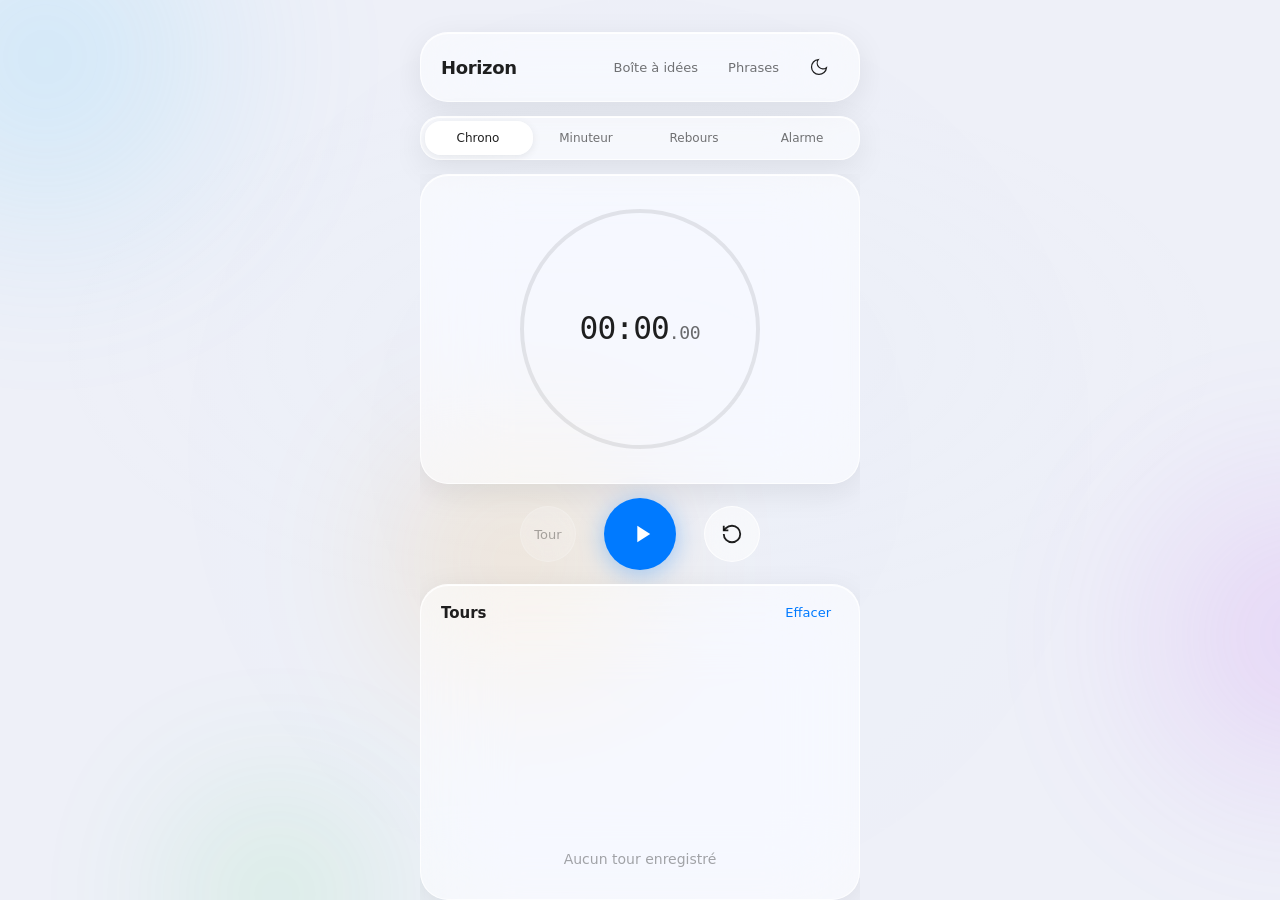
<file: index.html>
<!DOCTYPE html>
<html lang="fr">
<head>
  <meta charset="UTF-8">
  <meta name="viewport" content="width=device-width, initial-scale=1, viewport-fit=cover">
  <meta name="theme-color" content="#0a0a12">
  <meta name="description" content="Minuteur, chrono et compte à rebours — style liquid glass">
  <meta http-equiv="Cache-Control" content="no-cache, no-store, must-revalidate">
  <link rel="icon" href="data:image/svg+xml,<svg xmlns='http://www.w3.org/2000/svg' viewBox='0 0 100 100'><text y='.9em' font-size='90'>⏱</text></svg>">
  <title>Horizon — Minuteur</title>
  <link rel="stylesheet" href="css/app.css?v=6">
</head>
<body>
  <div class="ambient" aria-hidden="true">
    <div class="parallax-grid"></div>
    <div class="orb-layer" data-depth="28">
      <div class="orb orb-1"></div>
    </div>
    <div class="orb-layer" data-depth="-18">
      <div class="orb orb-2"></div>
    </div>
    <div class="orb-layer" data-depth="14">
      <div class="orb orb-3"></div>
    </div>
    <div class="orb-layer" data-depth="-10">
      <div class="orb orb-4"></div>
    </div>
    <div class="shimmer-layer" data-depth="6"></div>
  </div>

  <main class="app parallax-content" data-depth="-4" role="application">
    <header class="header glass float-in" style="--delay:0">
      <h1 class="logo">Horizon</h1>
      <div class="header-trailing">
        <a href="boite.html" class="horizon-aux-link">Boîte à idées</a>
        <a href="phrases.html" class="horizon-aux-link">Phrases</a>
        <button type="button" class="icon-btn" id="themeToggle" aria-label="Changer le thème">
        <svg class="icon-sun" viewBox="0 0 24 24" fill="none" stroke="currentColor" stroke-width="1.5" aria-hidden="true">
          <circle cx="12" cy="12" r="4"/>
          <path d="M12 2v2M12 20v2M4.93 4.93l1.41 1.41M17.66 17.66l1.41 1.41M2 12h2M20 12h2M4.93 19.07l1.41-1.41M17.66 6.34l1.41-1.41"/>
        </svg>
        <svg class="icon-moon" viewBox="0 0 24 24" fill="none" stroke="currentColor" stroke-width="1.5" aria-hidden="true">
          <path d="M21 12.79A9 9 0 1 1 11.21 3 7 7 0 0 0 21 12.79z"/>
        </svg>
        </button>
      </div>
    </header>

    <nav class="mode-nav glass float-in" style="--delay:1" role="tablist" aria-label="Modes du minuteur">
      <button type="button" class="mode-btn active" role="tab" aria-selected="true" aria-controls="panel-chrono" id="tab-chrono" data-mode="chrono">
        Chrono
      </button>
      <button type="button" class="mode-btn" role="tab" aria-selected="false" aria-controls="panel-minuteur" id="tab-minuteur" data-mode="minuteur">
        Minuteur
      </button>
      <button type="button" class="mode-btn" role="tab" aria-selected="false" aria-controls="panel-countdown" id="tab-countdown" data-mode="countdown">
        Rebours
      </button>
      <button type="button" class="mode-btn" role="tab" aria-selected="false" aria-controls="panel-alarme" id="tab-alarme" data-mode="alarme">
        Alarme
      </button>
      <span class="mode-indicator" aria-hidden="true"></span>
    </nav>

    <!-- CHRONO -->
    <section class="panel active" id="panel-chrono" role="tabpanel" aria-labelledby="tab-chrono">
      <div class="display glass" data-tilt="5">
        <div class="ring-container" id="chronoRingContainer">
          <svg class="progress-ring" viewBox="0 0 260 260" aria-hidden="true">
            <circle class="ring-bg" cx="130" cy="130" r="118"/>
            <circle class="ring-fill chrono-ring" cx="130" cy="130" r="118"/>
          </svg>
          <div class="time-display chrono-display" id="chronoDisplay" aria-live="polite">
            <span class="time-main">00:00</span><span class="time-ms">.00</span>
          </div>
        </div>
      </div>

      <div class="controls">
        <button type="button" class="control-btn secondary" id="chronoLap" disabled aria-label="Marquer un tour">
          <span>Tour</span>
        </button>
        <button type="button" class="control-btn primary" id="chronoStart" aria-label="Démarrer le chrono">
          <svg viewBox="0 0 24 24" fill="currentColor" aria-hidden="true"><path d="M8 5v14l11-7z"/></svg>
        </button>
        <button type="button" class="control-btn secondary" id="chronoReset" aria-label="Réinitialiser le chrono">
          <svg viewBox="0 0 24 24" fill="none" stroke="currentColor" stroke-width="2" aria-hidden="true">
            <path d="M3 12a9 9 0 1 0 9-9 9.75 9.75 0 0 0-6.74 2.74L3 8"/>
            <path d="M3 3v5h5"/>
          </svg>
        </button>
      </div>

      <div class="laps glass" id="lapsPanel">
        <div class="laps-header">
          <h2>Tours</h2>
          <button type="button" class="text-btn" id="clearLaps" aria-label="Effacer tous les tours">Effacer</button>
        </div>
        <ul class="laps-list" id="lapsList" aria-label="Liste des temps au tour"></ul>
        <p class="empty-state" id="lapsEmpty">Aucun tour enregistré</p>
      </div>
    </section>

    <!-- MINUTEUR -->
    <section class="panel" id="panel-minuteur" role="tabpanel" aria-labelledby="tab-minuteur" hidden>
      <div class="display glass" data-tilt="5">
        <div class="ring-container" id="minuteurRingContainer">
          <svg class="progress-ring" viewBox="0 0 260 260" aria-hidden="true">
            <circle class="ring-bg" cx="130" cy="130" r="118"/>
            <circle class="ring-fill minuteur-ring" cx="130" cy="130" r="118"/>
          </svg>
          <div class="time-display" id="minuteurDisplay" aria-live="polite">05:00</div>
        </div>
      </div>

      <div class="time-picker" id="minuteurPicker">
        <div class="picker-col">
          <button type="button" class="picker-btn" data-target="minuteur-h" data-dir="1" aria-label="Augmenter les heures">▲</button>
          <input type="text" inputmode="numeric" class="picker-value" id="minuteur-h" value="00" maxlength="2" aria-label="Heures">
          <button type="button" class="picker-btn" data-target="minuteur-h" data-dir="-1" aria-label="Diminuer les heures">▼</button>
          <span class="picker-label">h</span>
        </div>
        <span class="picker-sep">:</span>
        <div class="picker-col">
          <button type="button" class="picker-btn" data-target="minuteur-m" data-dir="1" aria-label="Augmenter les minutes">▲</button>
          <input type="text" inputmode="numeric" class="picker-value" id="minuteur-m" value="05" maxlength="2" aria-label="Minutes">
          <button type="button" class="picker-btn" data-target="minuteur-m" data-dir="-1" aria-label="Diminuer les minutes">▼</button>
          <span class="picker-label">min</span>
        </div>
        <span class="picker-sep">:</span>
        <div class="picker-col">
          <button type="button" class="picker-btn" data-target="minuteur-s" data-dir="1" aria-label="Augmenter les secondes">▲</button>
          <input type="text" inputmode="numeric" class="picker-value" id="minuteur-s" value="00" maxlength="2" aria-label="Secondes">
          <button type="button" class="picker-btn" data-target="minuteur-s" data-dir="-1" aria-label="Diminuer les secondes">▼</button>
          <span class="picker-label">sec</span>
        </div>
      </div>

      <div class="presets" role="group" aria-label="Durées rapides">
        <button type="button" class="preset-btn" data-seconds="60">1 min</button>
        <button type="button" class="preset-btn" data-seconds="180">3 min</button>
        <button type="button" class="preset-btn active" data-seconds="300">5 min</button>
        <button type="button" class="preset-btn" data-seconds="600">10 min</button>
        <button type="button" class="preset-btn" data-seconds="900">15 min</button>
        <button type="button" class="preset-btn" data-seconds="1800">30 min</button>
      </div>

      <div class="controls">
        <button type="button" class="control-btn secondary" id="minuteurCancel" aria-label="Annuler le minuteur">
          <span>Annuler</span>
        </button>
        <button type="button" class="control-btn primary" id="minuteurStart" aria-label="Démarrer le minuteur">
          <svg viewBox="0 0 24 24" fill="currentColor" aria-hidden="true"><path d="M8 5v14l11-7z"/></svg>
        </button>
        <button type="button" class="control-btn secondary" id="minuteurReset" aria-label="Réinitialiser le minuteur">
          <svg viewBox="0 0 24 24" fill="none" stroke="currentColor" stroke-width="2" aria-hidden="true">
            <path d="M3 12a9 9 0 1 0 9-9 9.75 9.75 0 0 0-6.74 2.74L3 8"/>
            <path d="M3 3v5h5"/>
          </svg>
        </button>
      </div>
    </section>

    <!-- COMPTE À REBOURS -->
    <section class="panel" id="panel-countdown" role="tabpanel" aria-labelledby="tab-countdown" hidden>
      <div class="display glass" data-tilt="5">
        <div class="ring-container" id="countdownRingContainer">
          <svg class="progress-ring" viewBox="0 0 260 260" aria-hidden="true">
            <circle class="ring-bg" cx="130" cy="130" r="118"/>
            <circle class="ring-fill countdown-ring" cx="130" cy="130" r="118"/>
          </svg>
          <div class="time-display large" id="countdownDisplay" aria-live="polite">00:00:00</div>
          <div class="countdown-label" id="countdownLabel">Prêt</div>
        </div>
      </div>

      <div class="time-picker" id="countdownPicker">
        <div class="picker-col">
          <button type="button" class="picker-btn" data-target="countdown-h" data-dir="1" aria-label="Augmenter les heures">▲</button>
          <input type="text" inputmode="numeric" class="picker-value" id="countdown-h" value="00" maxlength="2" aria-label="Heures">
          <button type="button" class="picker-btn" data-target="countdown-h" data-dir="-1" aria-label="Diminuer les heures">▼</button>
          <span class="picker-label">h</span>
        </div>
        <span class="picker-sep">:</span>
        <div class="picker-col">
          <button type="button" class="picker-btn" data-target="countdown-m" data-dir="1" aria-label="Augmenter les minutes">▲</button>
          <input type="text" inputmode="numeric" class="picker-value" id="countdown-m" value="05" maxlength="2" aria-label="Minutes">
          <button type="button" class="picker-btn" data-target="countdown-m" data-dir="-1" aria-label="Diminuer les minutes">▼</button>
          <span class="picker-label">min</span>
        </div>
        <span class="picker-sep">:</span>
        <div class="picker-col">
          <button type="button" class="picker-btn" data-target="countdown-s" data-dir="1" aria-label="Augmenter les secondes">▲</button>
          <input type="text" inputmode="numeric" class="picker-value" id="countdown-s" value="00" maxlength="2" aria-label="Secondes">
          <button type="button" class="picker-btn" data-target="countdown-s" data-dir="-1" aria-label="Diminuer les secondes">▼</button>
          <span class="picker-label">sec</span>
        </div>
      </div>

      <div class="controls">
        <button type="button" class="control-btn secondary" id="countdownCancel" aria-label="Annuler le compte à rebours">
          <span>Annuler</span>
        </button>
        <button type="button" class="control-btn primary" id="countdownStart" aria-label="Démarrer le compte à rebours">
          <svg viewBox="0 0 24 24" fill="currentColor" aria-hidden="true"><path d="M8 5v14l11-7z"/></svg>
        </button>
        <button type="button" class="control-btn secondary" id="countdownReset" aria-label="Réinitialiser le compte à rebours">
          <svg viewBox="0 0 24 24" fill="none" stroke="currentColor" stroke-width="2" aria-hidden="true">
            <path d="M3 12a9 9 0 1 0 9-9 9.75 9.75 0 0 0-6.74 2.74L3 8"/>
            <path d="M3 3v5h5"/>
          </svg>
        </button>
      </div>
    </section>

    <!-- ALARME -->
    <section class="panel" id="panel-alarme" role="tabpanel" aria-labelledby="tab-alarme" hidden>
      <div class="display glass alarm-display" data-tilt="4">
        <div class="alarm-clock-wrap">
          <div class="time-display alarm-clock" id="alarmClockDisplay" aria-live="polite">00:00:00</div>
          <div class="alarm-next">
            <span class="alarm-next-label">Prochaine</span>
            <span class="alarm-next-time" id="alarmNextDisplay">--:--</span>
            <span class="alarm-next-title" id="alarmNextLabel">Aucune alarme active</span>
          </div>
        </div>
      </div>

      <div class="notif-banner glass" id="notifBanner" hidden>
        <p>Activez les notifications pour recevoir une alerte sur le bureau.</p>
        <button type="button" class="text-btn" id="notifEnable">Autoriser</button>
      </div>

      <div class="alarm-form glass" id="alarmForm">
        <h2 class="form-title">Nouvelle alarme</h2>
        <label class="field">
          <span class="field-label">Titre</span>
          <input type="text" class="field-input" id="alarmTitle" placeholder="Réveil, médicament…" maxlength="40" autocomplete="off">
        </label>
        <div class="field-row">
          <label class="field">
            <span class="field-label">Heure</span>
            <input type="time" class="field-input" id="alarmTime" value="07:00" required>
          </label>
          <label class="field field-check">
            <input type="checkbox" id="alarmRepeat" checked>
            <span class="check-label">Tous les jours</span>
          </label>
        </div>
        <button type="button" class="add-alarm-btn" id="alarmAdd">
          <svg viewBox="0 0 24 24" fill="none" stroke="currentColor" stroke-width="2" aria-hidden="true"><path d="M12 5v14M5 12h14"/></svg>
          Ajouter l'alarme
        </button>
      </div>

      <div class="alarms-panel glass">
        <div class="laps-header">
          <h2>Mes alarmes</h2>
        </div>
        <ul class="alarms-list" id="alarmsList" aria-label="Liste des alarmes"></ul>
        <p class="empty-state" id="alarmsEmpty">Aucune alarme programmée</p>
      </div>
    </section>
  </main>

  <div class="screen-flash" id="screenFlash" aria-hidden="true"></div>

  <div class="alarm-ring-overlay" id="alarmRingOverlay" hidden role="alertdialog" aria-modal="true" aria-labelledby="alarmRingTitle">
    <div class="alarm-ring-card glass">
      <div class="alarm-ring-icon" aria-hidden="true">⏰</div>
      <h2 class="alarm-ring-heading" id="alarmRingTitle">Alarme</h2>
      <p class="alarm-ring-time" id="alarmRingTime">00:00</p>
      <button type="button" class="alarm-ring-stop" id="alarmRingStop">Arrêter</button>
    </div>
  </div>

  <div class="toast glass" id="toast" role="status" aria-live="assertive" hidden></div>

  <script type="module" src="js/app.js?v=5"></script>
</body>
</html>
</file>
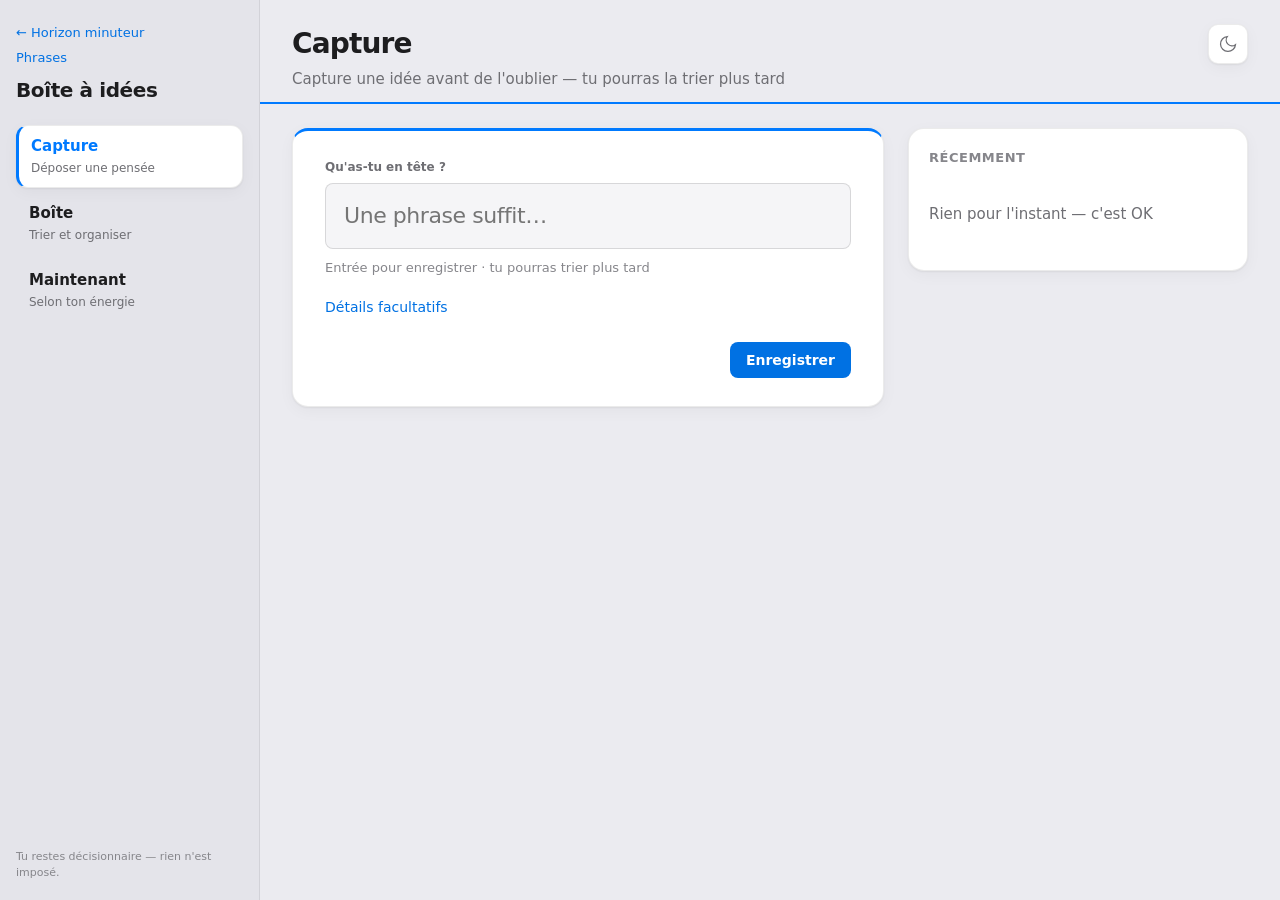
<file: boite.html>
<!DOCTYPE html>
<html lang="fr">
<head>
  <meta charset="UTF-8">
  <meta name="viewport" content="width=device-width, initial-scale=1, viewport-fit=cover">
  <meta name="theme-color" content="#ebebf0">
  <meta name="description" content="Capture d'idées et boîte de réception — interface calme, pleine largeur">
  <meta http-equiv="Cache-Control" content="no-cache, no-store, must-revalidate">
  <link rel="icon" href="data:image/svg+xml,<svg xmlns='http://www.w3.org/2000/svg' viewBox='0 0 100 100'><text y='.9em' font-size='90'>📝</text></svg>">
  <title>Boîte à idées</title>
  <link rel="stylesheet" href="css/boite.css?v=4">
  <script>
    (function () {
      try {
        var raw = localStorage.getItem('horizon-timer');
        var pref = raw ? JSON.parse(raw).theme : 'auto';
        var resolved = pref;
        if (resolved === 'auto') {
          resolved = window.matchMedia('(prefers-color-scheme: dark)').matches ? 'dark' : 'light';
        }
        document.documentElement.dataset.theme = resolved;
        var meta = document.querySelector('meta[name="theme-color"]');
        if (meta) meta.content = resolved === 'dark' ? '#1e1e1e' : '#ebebf0';
      } catch (e) { document.documentElement.dataset.theme = 'light'; }
    })();
  </script>
</head>
<body>
  <div class="desk-app" id="deskApp">
    <aside class="desk-sidebar" aria-label="Navigation principale">
      <div class="sidebar-top">
        <a href="index.html" class="sidebar-back">← Horizon minuteur</a>
        <a href="phrases.html" class="sidebar-back sidebar-back-secondary">Phrases</a>
        <p class="sidebar-app-name">Boîte à idées</p>
      </div>
      <nav class="sidebar-nav" id="sidebarNav">
        <button type="button" class="nav-item active" data-view="capture" id="nav-capture">
          <span class="nav-label">Capture</span>
          <span class="nav-desc">Déposer une pensée</span>
        </button>
        <button type="button" class="nav-item" data-view="boite" id="nav-boite">
          <span class="nav-label">Boîte</span>
          <span class="nav-desc">Trier et organiser</span>
        </button>
        <button type="button" class="nav-item" data-view="maintenant" id="nav-maintenant">
          <span class="nav-label">Maintenant</span>
          <span class="nav-desc">Selon ton énergie</span>
        </button>
      </nav>
      <p class="sidebar-foot">Tu restes décisionnaire — rien n'est imposé.</p>
    </aside>

    <div class="desk-body">
      <header class="desk-toolbar">
        <div class="toolbar-titles">
          <h1 class="toolbar-title" id="viewTitle">Capture</h1>
          <p class="toolbar-subtitle" id="viewSubtitle">Capture une idée avant de l'oublier</p>
        </div>
        <div class="toolbar-actions">
          <button type="button" class="theme-toggle" id="themeToggle" aria-label="Passer en mode clair ou sombre">
            <svg class="theme-icon-sun" viewBox="0 0 24 24" fill="none" stroke="currentColor" stroke-width="1.5" aria-hidden="true">
              <circle cx="12" cy="12" r="4"/>
              <path d="M12 2v2M12 20v2M4.93 4.93l1.41 1.41M17.66 17.66l1.41 1.41M2 12h2M20 12h2M4.93 19.07l1.41-1.41M17.66 6.34l1.41-1.41"/>
            </svg>
            <svg class="theme-icon-moon" viewBox="0 0 24 24" fill="none" stroke="currentColor" stroke-width="1.5" aria-hidden="true">
              <path d="M21 12.79A9 9 0 1 1 11.21 3 7 7 0 0 0 21 12.79z"/>
            </svg>
          </button>
        </div>
      </header>

      <main class="desk-main">
        <!-- CAPTURE -->
        <section class="view-panel active" id="view-capture" data-view="capture">
          <div class="capture-layout">
            <form class="capture-card accent-tone tone-blue" id="captureForm">
              <label class="mac-field capture-field">
                <span class="mac-label">Qu'as-tu en tête ?</span>
                <input type="text" class="mac-input capture-hero-input" id="captureTitle" placeholder="Une phrase suffit…" maxlength="280" autocomplete="off" required>
              </label>
              <p class="capture-hint">Entrée pour enregistrer · tu pourras trier plus tard</p>
              <details class="capture-details" id="captureDetailsBlock">
                <summary>Détails facultatifs</summary>
                <div class="details-grid">
                  <label class="mac-field field-tone" id="captureKindField">
                    <span class="mac-label mac-label-tag">Type</span>
                    <select class="mac-input mac-select-tone" id="captureKind">
                      <option value="other">Autre</option>
                      <option value="idea">Idée</option>
                      <option value="task">Tâche</option>
                      <option value="reminder">Rappel</option>
                      <option value="note">Note</option>
                    </select>
                  </label>
                  <label class="mac-field field-tone" id="captureEffortField">
                    <span class="mac-label mac-label-tag">Effort</span>
                    <select class="mac-input mac-select-tone" id="captureEffort">
                      <option value="unknown">Inconnu</option>
                      <option value="quick">Rapide</option>
                      <option value="focus">Concentration</option>
                      <option value="creative">Créatif</option>
                      <option value="admin">Admin</option>
                    </select>
                  </label>
                  <label class="mac-field span-2">
                    <span class="mac-label">Détails</span>
                    <textarea class="mac-input mac-textarea" id="captureDetails" rows="3" maxlength="2000"></textarea>
                  </label>
                  <label class="mac-field">
                    <span class="mac-label">Date</span>
                    <input type="date" class="mac-input" id="captureDue">
                  </label>
                  <label class="mac-field">
                    <span class="mac-label">Catégorie</span>
                    <input type="text" class="mac-input" id="captureCategory" maxlength="60" autocomplete="off">
                  </label>
                </div>
              </details>
              <div class="capture-actions">
                <button type="submit" class="mac-btn mac-btn-primary">Enregistrer</button>
              </div>
            </form>

            <aside class="capture-side">
              <h2 class="side-title">Récemment</h2>
              <ul class="mac-list" id="captureRecentList" aria-label="Captures récentes"></ul>
              <p class="empty-copy" id="captureRecentEmpty">Rien pour l'instant — c'est OK</p>
            </aside>
          </div>
        </section>

        <!-- BOÎTE -->
        <section class="view-panel" id="view-boite" data-view="boite" hidden>
          <div class="boite-toolbar-row">
            <label class="search-wrap">
              <span class="visually-hidden">Rechercher</span>
              <input type="search" class="mac-input search-input" id="inboxSearch" placeholder="Rechercher…" autocomplete="off">
            </label>
            <div class="segmented" id="inboxStatusFilters" role="group" aria-label="Filtrer par statut">
              <button type="button" class="segment active" data-status="inbox">À trier</button>
              <button type="button" class="segment" data-status="todo">À faire</button>
              <button type="button" class="segment" data-status="idea">Idées</button>
              <button type="button" class="segment" data-status="scheduled">Planifiés</button>
              <button type="button" class="segment" data-status="archived">Archivés</button>
              <button type="button" class="segment" data-status="all">Tout</button>
            </div>
          </div>
          <div class="card-grid" id="inboxList" role="list" aria-label="Éléments"></div>
          <p class="empty-copy empty-wide" id="inboxEmpty">Rien à trier pour le moment</p>
        </section>

        <!-- MAINTENANT -->
        <section class="view-panel" id="view-maintenant" data-view="maintenant" hidden>
          <div class="now-layout">
            <div class="now-mood">
              <div class="mood-card">
                <h2 class="mood-heading">Énergie du moment</h2>
                <div class="mood-options" id="energyGroup" role="group" aria-label="Niveau d'énergie"></div>
              </div>
              <div class="mood-card">
                <h2 class="mood-heading">Concentration</h2>
                <div class="mood-options" id="focusGroup" role="group" aria-label="Niveau de concentration"></div>
              </div>
              <label class="mac-check">
                <input type="checkbox" id="highlightCompat" checked>
                <span>Mettre en avant les éléments compatibles</span>
              </label>
              <p class="mood-note">Indication personnelle, pas un diagnostic. Tu peux aussi ne rien choisir.</p>
            </div>
            <div class="now-content">
              <div class="suggest-panel" id="suggestCard" hidden>
                <p class="suggest-kicker">Une proposition parmi d'autres</p>
                <h3 class="suggest-title" id="suggestTitle"></h3>
                <p class="suggest-meta" id="suggestMeta"></p>
                <div class="suggest-btns">
                  <button type="button" class="mac-btn mac-btn-secondary" id="suggestAnother">Autre idée</button>
                  <button type="button" class="mac-btn mac-btn-primary" id="suggestOpen">Ouvrir</button>
                </div>
              </div>
              <h2 class="side-title">Éléments compatibles</h2>
              <ul class="mac-list mac-list-interactive" id="nowList"></ul>
              <p class="empty-copy" id="nowEmpty">Rien de pressant ici</p>
            </div>
          </div>
        </section>
      </main>
    </div>
  </div>

  <nav class="mobile-tabbar" id="mobileTabbar" aria-label="Navigation mobile">
    <button type="button" class="tabbar-btn active" data-view="capture">Capture</button>
    <button type="button" class="tabbar-btn" data-view="boite">Boîte</button>
    <button type="button" class="tabbar-btn" data-view="maintenant">Maintenant</button>
  </nav>

  <dialog class="mac-sheet" id="itemEditDialog" aria-labelledby="editDialogTitle">
    <form class="sheet-form" id="itemEditForm" method="dialog">
      <header class="sheet-header">
        <h2 id="editDialogTitle">Modifier</h2>
        <button type="button" class="mac-btn mac-btn-ghost" id="editClose" aria-label="Fermer">Fermer</button>
      </header>
      <div class="sheet-body">
        <label class="mac-field">
          <span class="mac-label">Titre</span>
          <input type="text" class="mac-input" id="editTitle" required maxlength="280">
        </label>
        <div class="details-grid">
          <label class="mac-field">
            <span class="mac-label">Type</span>
            <select class="mac-input" id="editKind">
              <option value="other">Autre</option>
              <option value="idea">Idée</option>
              <option value="task">Tâche</option>
              <option value="reminder">Rappel</option>
              <option value="note">Note</option>
            </select>
          </label>
          <label class="mac-field">
            <span class="mac-label">Statut</span>
            <select class="mac-input" id="editStatus">
              <option value="inbox">À trier</option>
              <option value="todo">À faire</option>
              <option value="idea">Idée gardée</option>
              <option value="scheduled">Planifié</option>
              <option value="archived">Archivé</option>
            </select>
          </label>
          <label class="mac-field span-2">
            <span class="mac-label">Effort</span>
            <select class="mac-input" id="editEffort">
              <option value="unknown">Inconnu</option>
              <option value="quick">Rapide</option>
              <option value="focus">Concentration</option>
              <option value="creative">Créatif</option>
              <option value="admin">Admin</option>
            </select>
          </label>
          <label class="mac-field span-2">
            <span class="mac-label">Détails</span>
            <textarea class="mac-input mac-textarea" id="editDetails" rows="4" maxlength="2000"></textarea>
          </label>
          <label class="mac-field">
            <span class="mac-label">Date</span>
            <input type="date" class="mac-input" id="editDue">
          </label>
          <label class="mac-field">
            <span class="mac-label">Catégorie</span>
            <input type="text" class="mac-input" id="editCategory" maxlength="60">
          </label>
        </div>
      </div>
      <footer class="sheet-footer">
        <button type="button" class="mac-btn mac-btn-secondary" id="editCancel">Annuler</button>
        <button type="submit" class="mac-btn mac-btn-primary" value="save">Enregistrer</button>
      </footer>
    </form>
  </dialog>

  <div class="boite-toast" id="boiteToast" role="status" aria-live="polite" hidden></div>

  <script type="module" src="js/boite-app.js?v=4"></script>
</body>
</html>
</file>
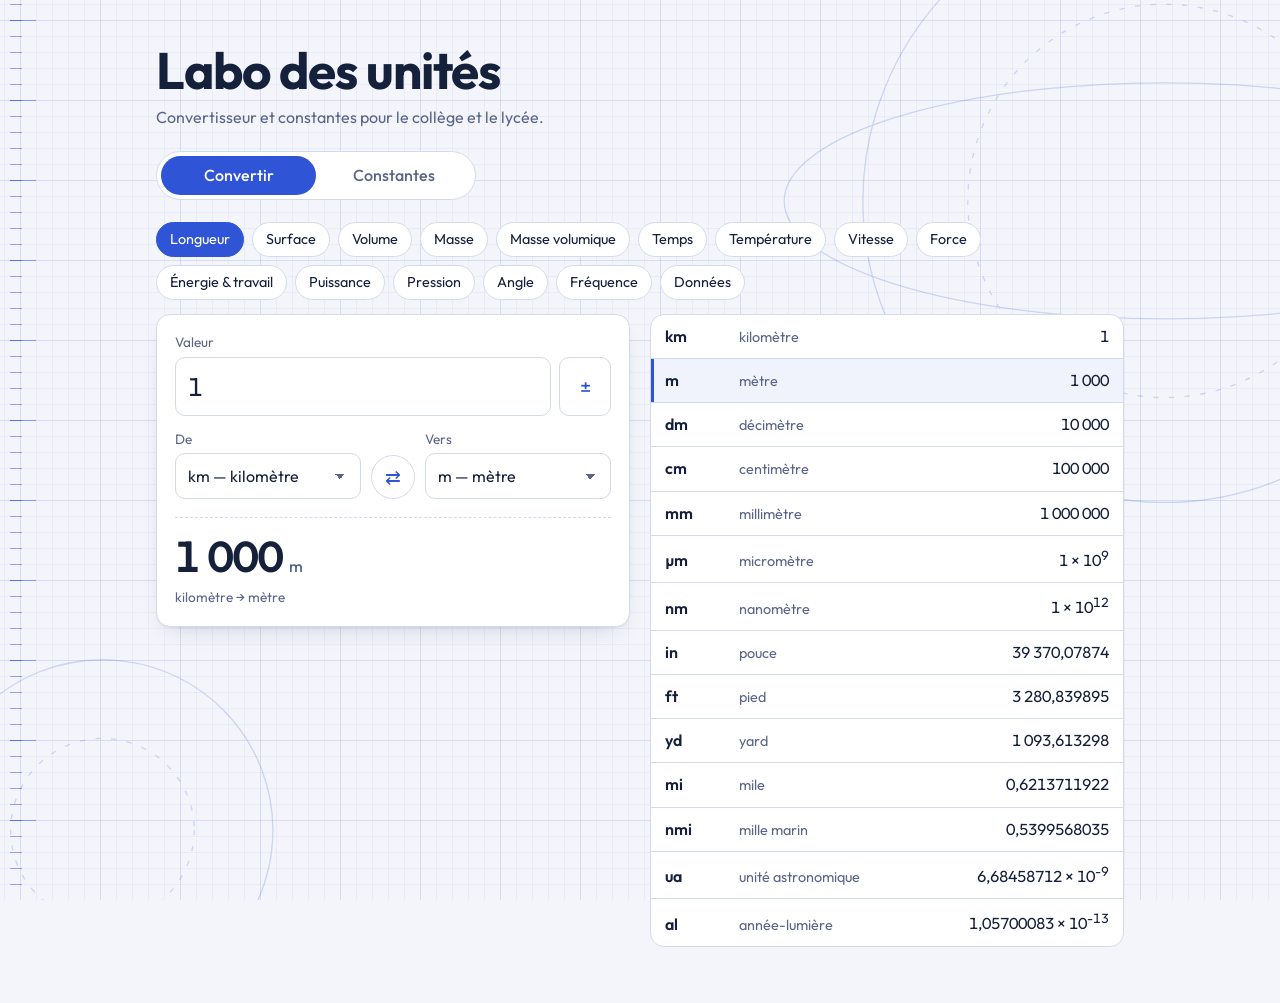
<file: convertisseur-pression-ios-corrige.html>
<!DOCTYPE html>
<html lang="fr">
<head>
<meta charset="utf-8">
<meta name="viewport" content="width=device-width, initial-scale=1, viewport-fit=cover">
<meta name="color-scheme" content="light dark">
<meta name="theme-color" content="#f3f5fb" media="(prefers-color-scheme: light)">
<meta name="theme-color" content="#0e1730" media="(prefers-color-scheme: dark)">
<title>Labo des unités</title>
<link rel="stylesheet" href="https://fonts.googleapis.com/css2?family=Outfit:wght@400;500;600;700&display=swap">
<style>
:root{color-scheme:light dark;--bg:#f3f5fb;--card:#fff;--ink:#15203b;--muted:#5a6687;--line:#d3daec;--accent:#2f54d6;--on:#fff;--g1:rgba(47,84,214,.10);--g2:rgba(47,84,214,.05);--hv:rgba(47,84,214,.07);--sh:0 1px 2px rgba(21,32,59,.06),0 10px 24px -14px rgba(21,32,59,.25);box-sizing:border-box;padding-top:env(safe-area-inset-top,0px);padding-bottom:env(safe-area-inset-bottom,0px)}
@media(prefers-color-scheme:dark){:root:not([data-theme="light"]){--bg:#0e1730;--card:#16223f;--ink:#e8edfb;--muted:#94a2c6;--line:#2a3a63;--accent:#88a4ff;--on:#0e1730;--g1:rgba(136,164,255,.10);--g2:rgba(136,164,255,.05);--hv:rgba(136,164,255,.09);--sh:0 10px 24px -14px rgba(0,0,0,.6)}}
:root[data-theme="dark"]{--bg:#0e1730;--card:#16223f;--ink:#e8edfb;--muted:#94a2c6;--line:#2a3a63;--accent:#88a4ff;--on:#0e1730;--g1:rgba(136,164,255,.10);--g2:rgba(136,164,255,.05);--hv:rgba(136,164,255,.09);--sh:0 10px 24px -14px rgba(0,0,0,.6)}
*{box-sizing:border-box}
body{margin:0;background:var(--bg);color:var(--ink);font:16px/1.45 Outfit,system-ui,-apple-system,"Segoe UI",sans-serif;min-height:100vh;min-height:100dvh;overflow-x:hidden;touch-action:manipulation;-webkit-tap-highlight-color:transparent;-webkit-text-size-adjust:100%;padding-left:env(safe-area-inset-left,0px);padding-right:env(safe-area-inset-right,0px)}
.bg{position:fixed;top:0;left:0;right:0;bottom:0;z-index:-1;overflow:hidden;pointer-events:none}
.layer{position:absolute;top:-140px;left:-140px;right:-140px;bottom:-140px;will-change:transform}.hero{will-change:transform,opacity}
#l1{background-image:linear-gradient(var(--g1) 1px,transparent 1px),linear-gradient(90deg,var(--g1) 1px,transparent 1px),linear-gradient(var(--g2) 1px,transparent 1px),linear-gradient(90deg,var(--g2) 1px,transparent 1px);background-size:80px 80px,80px 80px,16px 16px,16px 16px}
#l2::before,#l2::after{content:"";position:absolute;left:150px;top:0;bottom:0;opacity:.5}
#l2::before{width:12px;background:repeating-linear-gradient(var(--accent) 0 1px,transparent 1px 16px)}
#l2::after{width:26px;background:repeating-linear-gradient(var(--accent) 0 1px,transparent 1px 80px)}
#l3 svg{width:100%;height:100%;fill:none;stroke:var(--accent);opacity:.2}
.spin{transform-box:fill-box;transform-origin:center;animation:spin 120s linear infinite}
@keyframes spin{to{transform:rotate(360deg)}}
@keyframes rise{from{opacity:0;transform:translateY(8px)}to{opacity:1;transform:none}}
@keyframes pop{from{opacity:.35;transform:translateY(4px)}to{opacity:1;transform:none}}
header,main{max-width:760px;margin:0 auto;padding:0 16px}
header{padding-top:44px}
h1{margin:0;font-size:clamp(2.1rem,7vw,3.2rem);line-height:1.05;letter-spacing:-.02em;font-weight:700}
header p{margin:8px 0 0;color:var(--muted)}
.tabs{position:relative;display:grid;grid-template-columns:1fr 1fr;width:min(320px,100%);margin:22px 0 0;padding:4px;background:var(--card);border:1px solid var(--line);border-radius:999px}
.ind{position:absolute;top:4px;bottom:4px;left:4px;width:calc(50% - 4px);background:var(--accent);border-radius:999px;transition:transform .4s cubic-bezier(.3,.8,.3,1)}
.tabs[data-a="1"] .ind{transform:translateX(100%)}
.tabs button{position:relative;background:none;border:0;padding:8px;font:inherit;font-weight:500;color:var(--muted);cursor:pointer;transition:color .3s}
.tabs button[aria-selected=true]{color:var(--on)}
button:focus-visible,input:focus-visible,select:focus-visible{outline:2px solid var(--accent);outline-offset:2px}
section{padding-bottom:56px}.in{animation:rise .45s both}
.chips{position:relative;display:flex;flex-wrap:wrap;margin:22px 0 6px}.sbar{margin:22px 0 12px}#gchips{margin-top:0}
.chip{margin:0 8px 8px 0;flex:none;white-space:nowrap;padding:6px 13px;border-radius:999px;border:1px solid var(--line);background:var(--card);color:var(--ink);font:inherit;font-size:.9rem;cursor:pointer;transition:background .25s,color .25s,border-color .25s,transform .2s}

.chip[aria-pressed=true]{background:var(--accent);color:var(--on);border-color:var(--accent)}
.card{background:var(--card);border:1px solid var(--line);border-radius:14px;box-shadow:var(--sh);padding:18px}
label{display:block;font-size:.85rem;color:var(--muted);margin-bottom:4px}
input,select{-webkit-appearance:none;appearance:none;min-height:46px;width:100%;font:inherit;color:var(--ink);-webkit-text-fill-color:var(--ink);background-color:var(--card);border:1px solid var(--line);border-radius:10px;padding:10px 12px;transition:border-color .2s}select{color-scheme:light dark}select:disabled{opacity:1}
select{padding-right:36px;text-overflow:ellipsis;background-image:linear-gradient(45deg,transparent 50%,var(--muted) 50%),linear-gradient(135deg,var(--muted) 50%,transparent 50%);background-position:calc(100% - 20px) 50%,calc(100% - 15px) 50%;background-size:5px 5px;background-repeat:no-repeat}option{background:var(--card);color:var(--ink)}
#val{font-size:1.6rem;font-variant-numeric:tabular-nums;flex:1;min-width:0}.vrow{display:flex;margin-bottom:14px}#sign{flex:none;margin-left:8px;width:52px;min-height:46px;border:1px solid var(--line);background:var(--card);color:var(--accent);border-radius:10px;font:inherit;font-size:1.3rem;cursor:pointer}
.pair{display:grid;grid-template-columns:1fr auto 1fr;gap:10px;align-items:end}
#swap{width:44px;height:44px;border-radius:50%;border:1px solid var(--line);background:var(--card);color:var(--accent);font-size:1.2rem;cursor:pointer;transition:transform .4s,border-color .2s}

.res{margin-top:18px;padding-top:14px;border-top:1px dashed var(--line);font-size:clamp(1.8rem,7vw,2.7rem);font-weight:600;line-height:1.15;cursor:pointer;word-break:break-word;font-variant-numeric:tabular-nums}
.res small{font-size:1rem;color:var(--muted);font-weight:500;margin-left:6px}
.pop{animation:pop .2s ease-out}
.cap{color:var(--muted);font-size:.85rem;margin:6px 0 0}
.list{margin-top:18px;background:var(--card);border:1px solid var(--line);border-radius:14px;overflow:hidden}
.row{display:grid;grid-template-columns:64px 1fr auto;grid-template-areas:"s n v";gap:10px;align-items:baseline;width:100%;text-align:left;padding:10px 14px;border:0;border-bottom:1px solid var(--line);background:none;color:var(--ink);font:inherit;cursor:pointer;animation:rise .35s both;animation-delay:calc(var(--i)*22ms);transition:background .2s}
.row:last-child{border-bottom:0}
.row b{grid-area:s;font-weight:600}.row span{grid-area:n;color:var(--muted);font-size:.9rem}.row em{grid-area:v;font-style:normal;font-variant-numeric:tabular-nums;text-align:right;word-break:break-word}
.row.on{box-shadow:inset 3px 0 0 var(--accent);background:var(--hv)}
.kgrid{display:grid;grid-template-columns:repeat(auto-fill,minmax(230px,1fr));gap:12px;margin-top:6px}
.k{display:grid;align-content:start;gap:2px;text-align:left;background:var(--card);border:1px solid var(--line);border-radius:12px;padding:14px;color:var(--ink);font:inherit;cursor:pointer;animation:rise .4s both;animation-delay:calc(var(--i)*30ms);transition:transform .25s,border-color .25s,box-shadow .25s}

.k .n{color:var(--muted);font-size:.85rem}.k b{font-size:1.5rem;font-weight:600}.k .v{font-variant-numeric:tabular-nums}.k small{color:var(--muted)}
.toast{max-width:calc(100% - 32px);white-space:nowrap;overflow:hidden;text-overflow:ellipsis;position:fixed;left:50%;bottom:calc(22px + env(safe-area-inset-bottom,0px));transform:translate(-50%,12px);background:var(--ink);color:var(--bg);padding:8px 16px;border-radius:999px;font-size:.9rem;opacity:0;transition:opacity .25s,transform .25s;pointer-events:none}
.toast.show{opacity:1;transform:translate(-50%,0)}
@media(hover:hover){.chip:hover{border-color:var(--accent);transform:translateY(-1px)}input:hover,select:hover,#sign:hover{border-color:var(--accent)}#swap:hover{border-color:var(--accent);transform:rotate(180deg)}.row:hover{background:var(--hv)}.k:hover{transform:translateY(-3px);border-color:var(--accent);box-shadow:var(--sh)}}
.chip:active,.k:active{transform:scale(.97)}.row:active{background:var(--hv)}button{-webkit-user-select:none;user-select:none}
@media(pointer:coarse){.chip{padding:10px 15px}.tabs button{padding:12px 8px}.row{min-height:48px}#swap{width:48px;height:48px}#sign{width:56px}}
@media(min-width:900px){header,main{max-width:1000px}.split{display:grid;grid-template-columns:minmax(0,1fr) minmax(0,1fr);gap:20px;align-items:start}.split .list{margin-top:0}}
@media(max-width:1060px){#l2::before,#l2::after{left:auto;right:150px}}
@media(max-width:700px){.chips{flex-wrap:nowrap;overflow-x:auto;-webkit-overflow-scrolling:touch;scrollbar-width:none;margin-left:-16px;margin-right:-16px;padding:0 16px}.chips::-webkit-scrollbar{display:none}}
@media(max-width:480px){.pair{grid-template-columns:1fr;gap:8px}#swap{justify-self:center;transform:rotate(90deg)}#swap:active{transform:rotate(270deg)}.row{grid-template-columns:auto 1fr;grid-template-areas:"s v" "n n";gap:0 10px}.row span{font-size:.8rem}}
@media(prefers-reduced-motion:reduce){*{animation:none!important;transition:none!important}}
</style>
</head>
<body>
<div class="bg" aria-hidden="true">
  <div class="layer" id="l1"></div><div class="layer" id="l2"></div>
  <div class="layer" id="l3"><svg viewBox="0 0 1200 900" preserveAspectRatio="xMidYMid slice"><circle cx="1000" cy="260" r="230"/><circle cx="1000" cy="260" r="150" stroke-dasharray="4 8"/><ellipse class="spin" cx="1000" cy="260" rx="290" ry="90"/><circle cx="190" cy="740" r="130"/><circle cx="190" cy="740" r="70" stroke-dasharray="4 8"/></svg></div>
</div>
<header>
  <div class="hero"><h1>Labo des unités</h1>
  <p>Convertisseur et constantes pour le collège et le lycée.</p></div>
  <nav class="tabs" data-a="0" role="tablist"><i class="ind"></i><button role="tab" id="t0" aria-selected="true">Convertir</button><button role="tab" id="t1" aria-selected="false">Constantes</button></nav>
</header>
<main>
<section id="p0" class="in">
  <div class="chips" id="chips"><button class="chip" data-i="0" aria-pressed="true">Longueur</button><button class="chip" data-i="1" aria-pressed="false">Surface</button><button class="chip" data-i="2" aria-pressed="false">Volume</button><button class="chip" data-i="3" aria-pressed="false">Masse</button><button class="chip" data-i="4" aria-pressed="false">Masse volumique</button><button class="chip" data-i="5" aria-pressed="false">Temps</button><button class="chip" data-i="6" aria-pressed="false">Température</button><button class="chip" data-i="7" aria-pressed="false">Vitesse</button><button class="chip" data-i="8" aria-pressed="false">Force</button><button class="chip" data-i="9" aria-pressed="false">Énergie & travail</button><button class="chip" data-i="10" aria-pressed="false">Puissance</button><button class="chip" data-i="11" aria-pressed="false">Pression</button><button class="chip" data-i="12" aria-pressed="false">Angle</button><button class="chip" data-i="13" aria-pressed="false">Fréquence</button><button class="chip" data-i="14" aria-pressed="false">Données</button></div>
  <div class="split"><div class="card">
    <label for="val">Valeur</label>
    <div class="vrow"><input id="val" value="1" inputmode="decimal" autocomplete="off" autocorrect="off" autocapitalize="off" spellcheck="false"><button id="sign" type="button" aria-label="Changer le signe">±</button></div>
    <div class="pair">
      <div><label for="from">De</label><select id="from"><option value="0">Pa — pascal</option><option value="1">hPa — hectopascal</option><option value="2">mbar — millibar</option><option value="3">kPa — kilopascal</option><option value="4" selected>bar — bar</option><option value="5">MPa — mégapascal</option><option value="6">atm — atmosphère</option><option value="7">mmHg — millimètre de mercure</option><option value="8">Torr — torr</option><option value="9">psi — livre par pouce carré</option><option value="10">mCE — mètre d'eau</option></select></div>
      <button id="swap" type="button" aria-label="Inverser les unités">⇄</button>
      <div><label for="to">Vers</label><select id="to"><option value="0" selected>Pa — pascal</option><option value="1">hPa — hectopascal</option><option value="2">mbar — millibar</option><option value="3">kPa — kilopascal</option><option value="4">bar — bar</option><option value="5">MPa — mégapascal</option><option value="6">atm — atmosphère</option><option value="7">mmHg — millimètre de mercure</option><option value="8">Torr — torr</option><option value="9">psi — livre par pouce carré</option><option value="10">mCE — mètre d'eau</option></select></div>
    </div>
    <div class="res" id="res" title="Cliquer pour copier"></div>
    <p class="cap" id="cap"></p>
  </div>
  <div class="list" id="list"></div></div>
</section>
<section id="p1" hidden>
  <div class="sbar"><input id="q" type="search" placeholder="Rechercher (Avogadro, π, g…)" aria-label="Rechercher une constante" autocomplete="off" autocorrect="off" autocapitalize="off" spellcheck="false" enterkeyhint="search"></div>
  <div class="chips" id="gchips"></div>
  <div class="kgrid" id="kgrid"></div>
  <p class="cap">Cliquez sur une constante pour copier sa valeur.</p>
</section>
</main>
<div class="toast" id="toast" role="status"></div>
<script>
(function(){
function boot(){
var $=function(s){return document.querySelector(s)};
var SP={C:{to:function(c){return c+273.15},from:function(k){return k-273.15}},F:{to:function(f){return(f-32)*5/9+273.15},from:function(k){return(k-273.15)*9/5+32}}};
var CATS=[
["Longueur","km","m","km:kilomètre:1e3|m:mètre:1|dm:décimètre:0.1|cm:centimètre:0.01|mm:millimètre:1e-3|µm:micromètre:1e-6|nm:nanomètre:1e-9|in:pouce:0.0254|ft:pied:0.3048|yd:yard:0.9144|mi:mile:1609.344|nmi:mille marin:1852|ua:unité astronomique:1.495978707e11|al:année-lumière:9.4607304726e15"],
["Surface","m²","cm²","km²:kilomètre carré:1e6|ha:hectare:1e4|a:are:100|m²:mètre carré:1|dm²:décimètre carré:0.01|cm²:centimètre carré:1e-4|mm²:millimètre carré:1e-6|in²:pouce carré:6.4516e-4|ft²:pied carré:0.09290304|acre:acre:4046.8564224"],
["Volume","L","mL","m³:mètre cube:1|dm³:décimètre cube:1e-3|L:litre:1e-3|dL:décilitre:1e-4|cL:centilitre:1e-5|mL:millilitre:1e-6|cm³:centimètre cube:1e-6|mm³:millimètre cube:1e-9|gal:gallon US:3.785411784e-3|in³:pouce cube:1.6387064e-5|ft³:pied cube:0.028316846592"],
["Masse","kg","g","t:tonne:1e3|kg:kilogramme:1|g:gramme:1e-3|mg:milligramme:1e-6|µg:microgramme:1e-9|lb:livre:0.45359237|oz:once:0.028349523125|u:unité de masse atomique:1.6605390666e-27"],
["Masse volumique","g/cm³","kg/m³","kg/m³:kilogramme par m³:1|g/cm³:gramme par cm³:1000|g/mL:gramme par mL:1000|kg/L:kilogramme par litre:1000|g/L:gramme par litre:1|t/m³:tonne par m³:1000"],
["Temps","h","min","an:année:31557600|mois:mois moyen:2629800|sem:semaine:604800|j:jour:86400|h:heure:3600|min:minute:60|s:seconde:1|ms:milliseconde:1e-3|µs:microseconde:1e-6|ns:nanoseconde:1e-9"],
["Température","°C","K","°C:degré Celsius:C|K:kelvin:1|°F:degré Fahrenheit:F"],
["Vitesse","km/h","m/s","m/s:mètre par seconde:1|km/h:kilomètre par heure:0.2777777777777778|mph:mile par heure:0.44704|nd:nœud:0.5144444444444444|Mach:Mach (air, 20 °C):343|c:vitesse de la lumière:299792458"],
["Force","N","kgf","MN:méganewton:1e6|kN:kilonewton:1e3|daN:décanewton:10|N:newton:1|mN:millinewton:1e-3|kgf:kilogramme-force:9.80665|lbf:livre-force:4.4482216152605|dyn:dyne:1e-5"],
["Énergie & travail","kJ","kcal","MJ:mégajoule:1e6|kJ:kilojoule:1e3|J:joule (ou N·m):1|mJ:millijoule:1e-3|cal:calorie:4.184|kcal:kilocalorie:4184|Wh:wattheure:3600|kWh:kilowattheure:3.6e6|eV:électronvolt:1.602176634e-19|BTU:British thermal unit:1055.05585262|erg:erg:1e-7"],
["Puissance","kW","ch","GW:gigawatt:1e9|MW:mégawatt:1e6|kW:kilowatt:1e3|W:watt:1|mW:milliwatt:1e-3|ch:cheval-vapeur:735.49875|hp:horsepower:745.69987158227|kcal/h:kilocalorie par heure:1.1622222222|BTU/h:BTU par heure:0.29307107017"],
["Pression","bar","Pa","Pa:pascal:1|hPa:hectopascal:100|mbar:millibar:100|kPa:kilopascal:1e3|bar:bar:1e5|MPa:mégapascal:1e6|atm:atmosphère:101325|mmHg:millimètre de mercure:133.322387415|Torr:torr:133.32236842105|psi:livre par pouce carré:6894.757293168|mCE:mètre d'eau:9806.65"],
["Angle","°","rad","°:degré:0.017453292519943295|rad:radian:1|grad:grade:0.015707963267948967|tr:tour:6.283185307179586|′:minute d'arc:2.908882086657216e-4|″:seconde d'arc:4.84813681109536e-6"],
["Fréquence","kHz","Hz","THz:térahertz:1e12|GHz:gigahertz:1e9|MHz:mégahertz:1e6|kHz:kilohertz:1e3|Hz:hertz:1|tr/min:tour par minute:0.016666666666666666"],
["Données","Go","Mo","bit:bit:0.125|o:octet:1|Ko:kilooctet:1e3|Mo:mégaoctet:1e6|Go:gigaoctet:1e9|To:téraoctet:1e12|Kio:kibioctet:1024|Mio:mébioctet:1048576|Gio:gibioctet:1073741824"]
];
CATS.forEach(function(c){c[4]=c[3].split("|").map(function(x){var p=x.split(":");return[p[0],p[1],SP[p[2]]||+p[2]]})});
var G=["Tout","Physique","Électricité","Atome & chimie","Terre & espace","Maths"];
var K=[
[1,"Vitesse de la lumière dans le vide","c",299792458,"m·s⁻¹"],[1,"Constante de Planck","h",6.62607015e-34,"J·s"],[1,"Constante de Planck réduite","ħ",1.054571817e-34,"J·s"],[1,"Constante de Boltzmann","k<sub>B</sub>",1.380649e-23,"J·K⁻¹"],[1,"Constante gravitationnelle","G",6.6743e-11,"N·m²·kg⁻²"],[1,"Gravité terrestre normale","g",9.80665,"m·s⁻²"],[1,"Pression atmosphérique normale","P<sub>atm</sub>",101325,"Pa"],[1,"Vitesse du son dans l'air (20 °C)","v",343,"m·s⁻¹"],[1,"Zéro absolu","T<sub>0</sub>",-273.15,"°C"],[1,"Capacité thermique massique de l'eau","c<sub>eau</sub>",4185,"J·kg⁻¹·K⁻¹"],[1,"Masse volumique de l'eau (4 °C)","ρ<sub>eau</sub>",1000,"kg·m⁻³"],[1,"Masse volumique de l'air (20 °C)","ρ<sub>air</sub>",1.204,"kg·m⁻³"],[1,"Constante de Stefan-Boltzmann","σ",5.670374419e-8,"W·m⁻²·K⁻⁴"],
[2,"Charge élémentaire","e",1.602176634e-19,"C"],[2,"Constante de Coulomb","k",8.9875517923e9,"N·m²·C⁻²"],[2,"Permittivité du vide","ε<sub>0</sub>",8.8541878128e-12,"F·m⁻¹"],[2,"Perméabilité du vide","μ<sub>0</sub>",1.25663706212e-6,"N·A⁻²"],[2,"Constante de Faraday","F",96485.33212,"C·mol⁻¹"],
[3,"Nombre d'Avogadro","N<sub>A</sub>",6.02214076e23,"mol⁻¹"],[3,"Constante des gaz parfaits","R",8.314462618,"J·mol⁻¹·K⁻¹"],[3,"Volume molaire d'un gaz (0 °C, 1 atm)","V<sub>m</sub>",22.414,"L·mol⁻¹"],[3,"Volume molaire d'un gaz (25 °C, 1 atm)","V<sub>m</sub>",24.79,"L·mol⁻¹"],[3,"Constante de masse molaire","M<sub>u</sub>",1e-3,"kg·mol⁻¹"],[3,"Unité de masse atomique","u",1.6605390666e-27,"kg"],[3,"Masse de l'électron","m<sub>e</sub>",9.1093837015e-31,"kg"],[3,"Masse du proton","m<sub>p</sub>",1.67262192369e-27,"kg"],[3,"Masse du neutron","m<sub>n</sub>",1.67492749804e-27,"kg"],[3,"Rayon de Bohr","a<sub>0</sub>",5.29177210903e-11,"m"],[3,"Constante de Rydberg","R<sub>∞</sub>",1.097373156816e7,"m⁻¹"],[3,"Constante de structure fine","α",7.2973525693e-3,""],[3,"Masse molaire de l'hydrogène","M(H)",1.008,"g·mol⁻¹"],[3,"Masse molaire du carbone","M(C)",12.011,"g·mol⁻¹"],[3,"Masse molaire de l'azote","M(N)",14.007,"g·mol⁻¹"],[3,"Masse molaire de l'oxygène","M(O)",15.999,"g·mol⁻¹"],[3,"Masse molaire du sodium","M(Na)",22.99,"g·mol⁻¹"],[3,"Masse molaire du chlore","M(Cl)",35.45,"g·mol⁻¹"],
[4,"Masse de la Terre","M<sub>T</sub>",5.9722e24,"kg"],[4,"Rayon moyen de la Terre","R<sub>T</sub>",6.371e6,"m"],[4,"Masse de la Lune","M<sub>L</sub>",7.342e22,"kg"],[4,"Distance Terre-Lune (moyenne)","d<sub>TL</sub>",3.844e8,"m"],[4,"Masse du Soleil","M<sub>S</sub>",1.98847e30,"kg"],[4,"Rayon du Soleil","R<sub>S</sub>",6.957e8,"m"],[4,"Unité astronomique","ua",1.495978707e11,"m"],[4,"Année-lumière","al",9.4607304726e15,"m"],
[5,"Pi","π",Math.PI,""],[5,"Nombre d'Euler","e",Math.E,""],[5,"Racine de 2","√2",Math.SQRT2,""],[5,"Racine de 3","√3",Math.sqrt(3),""],[5,"Nombre d'or","φ",(1+Math.sqrt(5))/2,""]
];
function fmt(v){if(!isFinite(v))return"—";if(v===0)return"0";var a=Math.abs(v);if(a>=1e9||a<1e-4){var p=v.toExponential(8).split("e");return parseFloat(p[0]).toString().replace(".",",")+" × 10<sup>"+(+p[1])+"</sup>"}return v.toLocaleString("fr-FR",{maximumSignificantDigits:10}).replace(/[\u202f\u00a0]/g,"\u00a0")}
function raw(v){return String(parseFloat(v.toPrecision(12)))}
function num(s){return parseFloat(String(s).replace(/[−–]/g,"-").replace(/\s/g,"").replace(",","."))}
function base(v,u){return typeof u[2]=="object"?u[2].to(v):v*u[2]}
function conv(v,f,t){var b=base(v,f);return typeof t[2]=="object"?t[2].from(b):b/t[2]}
function norm(s){return s.normalize("NFD").replace(/[\u0300-\u036f]/g,"").toLowerCase()}
var tt;function toast(m){var t=$("#toast");t.textContent=m;t.classList.add("show");clearTimeout(tt);tt=setTimeout(function(){t.classList.remove("show")},1400)}
function copy(txt){
  function ok(){toast("Copié : "+txt)}
  function fb(){var a=document.createElement("textarea"),r=false;a.value=txt;a.setAttribute("readonly","");a.style.cssText="position:fixed;top:0;left:0;opacity:0;font-size:16px";document.body.appendChild(a);a.select();a.setSelectionRange(0,txt.length);try{r=document.execCommand("copy")}catch(e){}a.remove();r?ok():toast("Copie impossible : "+txt)}
  if(navigator.clipboard&&window.isSecureContext){navigator.clipboard.writeText(txt).then(ok,fb)}else fb();
}
function mark(c,b){[].forEach.call(c.children,function(x){x.setAttribute("aria-pressed",x===b)});if(c.scrollTo){try{c.scrollTo({left:b.offsetLeft-(c.clientWidth-b.offsetWidth)/2,behavior:"smooth"})}catch(e){c.scrollLeft=b.offsetLeft-(c.clientWidth-b.offsetWidth)/2}}}
function indexOfUnit(a,code){for(var i=0;i<a.length;i++)if(a[i][0]===code)return i;return -1}
function target(el,selector){while(el&&el!==document){if(el.matches&&el.matches(selector))return el;el=el.parentNode}return null}

var ci=0,fi=0,ti=0,last="";
var val=$("#val"),from=$("#from"),to=$("#to"),res=$("#res"),list=$("#list");
function chips(){$("#chips").innerHTML=CATS.map(function(c,i){return'<button class="chip" data-i="'+i+'" aria-pressed="'+(i==ci)+'">'+c[0]+'</button>'}).join("")}
function fill(){
  var us=CATS[ci][4];
  from.innerHTML=to.innerHTML=us.map(function(u,i){return'<option value="'+i+'">'+u[0]+' — '+u[1]+'</option>'}).join("");
  fi=indexOfUnit(us,CATS[ci][1]);ti=indexOfUnit(us,CATS[ci][2]);
  from.value=fi;to.value=ti;
  list.innerHTML=us.map(function(u,i){return'<button class="row" data-i="'+i+'" style="--i:'+i+'"><b>'+u[0]+'</b><span>'+u[1]+'</span><em></em></button>'}).join("");
  calc();
}
function calc(){
  var us=CATS[ci][4],v=num(val.value),f=us[fi],t=us[ti],ok=!isNaN(v);
  var r=ok?conv(v,f,t):NaN;last=ok?raw(r):"";
  res.innerHTML=ok?fmt(r)+"<small>"+t[0]+"</small>":"—";
  res.classList.remove("pop");void res.offsetWidth;res.classList.add("pop");
  $("#cap").textContent=f[1]+" → "+t[1];
  list.querySelectorAll(".row").forEach(function(row,i){row.querySelector("em").innerHTML=ok?fmt(conv(v,f,us[i])):"—";row.classList.toggle("on",i==ti)});
}
val.addEventListener("input",calc);
from.addEventListener("change",function(){fi=+from.value;calc()});
to.addEventListener("change",function(){ti=+to.value;calc()});
$("#swap").addEventListener("click",function(){var x=fi;fi=ti;ti=x;from.value=fi;to.value=ti;calc()});
res.addEventListener("click",function(){if(last)copy(last)});
var sg=$("#sign");sg.addEventListener("pointerdown",function(e){e.preventDefault()});
sg.addEventListener("click",function(){var t=val.value.trim();val.value=t.charAt(0)=="-"?t.slice(1):"-"+t;calc()});
val.addEventListener("keydown",function(e){if(e.key=="Enter")val.blur()});
if(window.matchMedia && matchMedia("(hover:hover)").matches)val.addEventListener("focus",function(){setTimeout(function(){val.select()},0)});
list.addEventListener("click",function(e){var b=target(e.target,".row");if(b){ti=+b.dataset.i;to.value=ti;calc()}});
$("#chips").addEventListener("click",function(e){var b=target(e.target,".chip");if(b){ci=+b.dataset.i;mark($("#chips"),b);fill()}});

var g=0,q=$("#q");
function gchips(){$("#gchips").innerHTML=G.map(function(n,i){return'<button class="chip" data-i="'+i+'" aria-pressed="'+(i==g)+'">'+n+'</button>'}).join("")}
function ks(){
  var s=norm(q.value);
  var it=K.filter(function(k){return(g==0||k[0]==g)&&(!s||norm(k[1]+" "+k[2].replace(/<[^>]+>/g,"")).indexOf(s)>-1)});
  $("#kgrid").innerHTML=it.map(function(k,i){return'<button class="k" data-v="'+raw(k[3])+'" style="--i:'+Math.min(i,12)+'"><span class="n">'+k[1]+'</span><b>'+k[2]+'</b><span class="v">'+fmt(k[3])+' <small>'+k[4]+'</small></span></button>'}).join("")||'<p class="cap">Aucune constante trouvée.</p>';
}
q.addEventListener("input",ks);
$("#gchips").addEventListener("click",function(e){var b=target(e.target,".chip");if(b){g=+b.dataset.i;mark($("#gchips"),b);ks()}});
$("#kgrid").addEventListener("click",function(e){var b=target(e.target,".k");if(b)copy(b.dataset.v)});

function tab(n){
  document.querySelector(".tabs").dataset.a=n;
  [0,1].forEach(function(i){$("#t"+i).setAttribute("aria-selected",i==n);var p=$("#p"+i);p.hidden=i!=n;if(i==n){p.classList.remove("in");void p.offsetWidth;p.classList.add("in")}});
}
$("#t0").addEventListener("click",function(){tab(0)});$("#t1").addEventListener("click",function(){tab(1)});

chips();fill();gchips();ks();

if(!window.matchMedia || !matchMedia("(prefers-reduced-motion:reduce)").matches){
  var mx=0,my=0,pend=0,L=[$("#l1"),$("#l2"),$("#l3")],P=[.06,.18,.38],h=$(".hero");
  var upd=function(){pend=0;var y=Math.max(0,window.scrollY);L.forEach(function(l,i){l.style.transform="translate3d("+(-mx*P[i]*80)+"px,"+(-y*P[i]-my*P[i]*80)+"px,0)"});h.style.transform="translate3d(0,"+(-y*.2)+"px,0)";h.style.opacity=Math.max(0,1-y/320)};
  var rq=function(){if(!pend)pend=requestAnimationFrame(upd)};
  addEventListener("scroll",rq,{passive:true});
  addEventListener("pointermove",function(e){if(e.pointerType!=="mouse")return;mx=e.clientX/innerWidth-.5;my=e.clientY/innerHeight-.5;rq()},{passive:true});
}
}
if(document.readyState === "loading") document.addEventListener("DOMContentLoaded",boot); else boot();
})();
</script>
<script type="module" src="https://static.cloudflareinsights.com/beacon.min.js/v31edd6df95cf4e85bb4c19e7a9bdbcba1788362987495" integrity="sha512-iIg7k2xntmwu6/uSb5tpc/hySgZc4eoL31yB29W6tJFo2akwjPWcEqnCEdJvGexCL0KEQwVYv5BlowfhVz26hg==" data-cf-beacon='{"version":"2024.11.0","token":"8607d2a720d14b038279025b2b5a82e5","spa":2}' crossorigin="anonymous"></script>
</body>
</html>
</file>
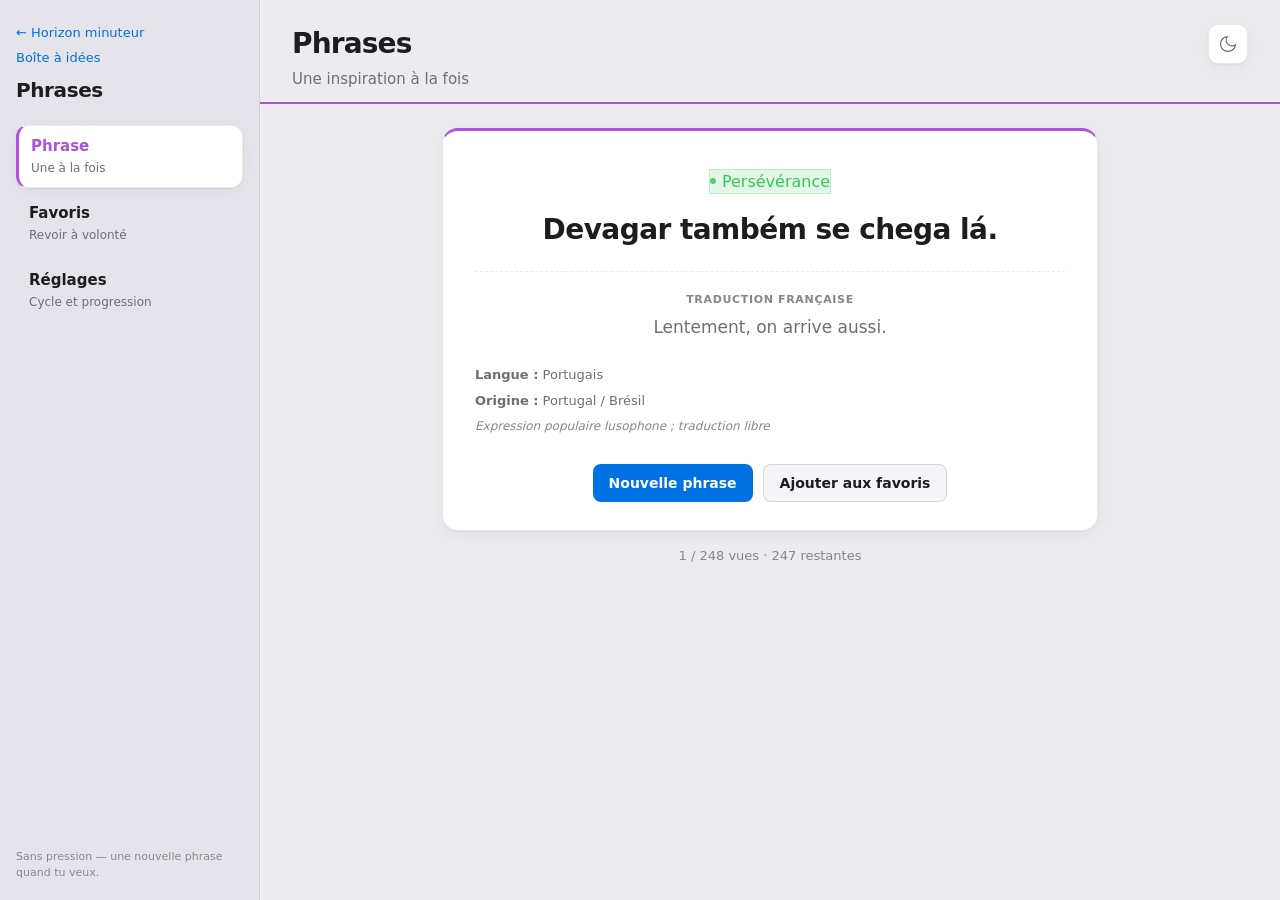
<file: phrases.html>
<!DOCTYPE html>
<html lang="fr">
<head>
  <meta charset="UTF-8">
  <meta name="viewport" content="width=device-width, initial-scale=1, viewport-fit=cover">
  <meta name="theme-color" content="#ebebf0">
  <meta name="description" content="Phrases inspirantes, drôles et apaisantes — plusieurs langues et cultures">
  <link rel="icon" href="data:image/svg+xml,<svg xmlns='http://www.w3.org/2000/svg' viewBox='0 0 100 100'><text y='.9em' font-size='90'>✦</text></svg>">
  <title>Phrases — Horizon</title>
  <link rel="stylesheet" href="css/boite.css?v=4">
  <link rel="stylesheet" href="css/phrases.css?v=1">
  <script>
    (function () {
      try {
        var raw = localStorage.getItem('horizon-timer');
        var pref = raw ? JSON.parse(raw).theme : 'auto';
        var resolved = pref;
        if (resolved === 'auto') {
          resolved = window.matchMedia('(prefers-color-scheme: dark)').matches ? 'dark' : 'light';
        }
        document.documentElement.dataset.theme = resolved;
        var meta = document.querySelector('meta[name="theme-color"]');
        if (meta) meta.content = resolved === 'dark' ? '#1e1e1e' : '#ebebf0';
      } catch (e) { document.documentElement.dataset.theme = 'light'; }
    })();
  </script>
</head>
<body>
  <div class="desk-app">
    <aside class="desk-sidebar" aria-label="Navigation">
      <div class="sidebar-top">
        <a href="index.html" class="sidebar-back">← Horizon minuteur</a>
        <a href="boite.html" class="sidebar-back sidebar-back-secondary">Boîte à idées</a>
        <p class="sidebar-app-name">Phrases</p>
      </div>
      <nav class="sidebar-nav">
        <button type="button" class="nav-item phrases-nav-item tone-purple active" data-view="phrase" id="nav-phrase">
          <span class="nav-label">Phrase</span>
          <span class="nav-desc">Une à la fois</span>
        </button>
        <button type="button" class="nav-item phrases-nav-item tone-purple" data-view="favorites" id="nav-favorites">
          <span class="nav-label">Favoris</span>
          <span class="nav-desc">Revoir à volonté</span>
        </button>
        <button type="button" class="nav-item phrases-nav-item tone-purple" data-view="settings" id="nav-settings">
          <span class="nav-label">Réglages</span>
          <span class="nav-desc">Cycle et progression</span>
        </button>
      </nav>
      <p class="sidebar-foot">Sans pression — une nouvelle phrase quand tu veux.</p>
    </aside>

    <div class="desk-body">
      <header class="desk-toolbar toolbar-tone-purple">
        <div class="toolbar-titles">
          <h1 class="toolbar-title" id="viewTitle">Phrases</h1>
          <p class="toolbar-subtitle" id="viewSubtitle">Une inspiration à la fois</p>
        </div>
        <div class="toolbar-actions">
          <button type="button" class="theme-toggle" id="themeToggle" aria-label="Passer en mode clair ou sombre">
            <svg class="theme-icon-sun" viewBox="0 0 24 24" fill="none" stroke="currentColor" stroke-width="1.5" aria-hidden="true">
              <circle cx="12" cy="12" r="4"/>
              <path d="M12 2v2M12 20v2M4.93 4.93l1.41 1.41M17.66 17.66l1.41 1.41M2 12h2M20 12h2M4.93 19.07l1.41-1.41M17.66 6.34l1.41-1.41"/>
            </svg>
            <svg class="theme-icon-moon" viewBox="0 0 24 24" fill="none" stroke="currentColor" stroke-width="1.5" aria-hidden="true">
              <path d="M21 12.79A9 9 0 1 1 11.21 3 7 7 0 0 0 21 12.79z"/>
            </svg>
          </button>
        </div>
      </header>

      <main class="desk-main phrases-main-layout">
        <section class="phrases-panel active" data-view="phrase" id="panel-phrase">
          <article class="phrase-card" id="phraseCard" aria-live="polite" aria-atomic="true">
            <span class="phrase-category mac-tag tone-purple" id="phraseCategory" hidden></span>
            <blockquote class="phrase-original" id="phraseOriginal" cite=""></blockquote>
            <div class="phrase-translation-wrap" id="phraseTranslationWrap" hidden>
              <p class="phrase-translation-label">Traduction française</p>
              <p class="phrase-translation" id="phraseTranslation"></p>
            </div>
            <div class="phrase-meta" id="phraseMeta"></div>
            <div class="phrase-actions">
              <button type="button" class="mac-btn mac-btn-primary" id="newPhraseBtn">Nouvelle phrase</button>
              <button type="button" class="mac-btn mac-btn-secondary" id="favoriteBtn" aria-pressed="false">Ajouter aux favoris</button>
            </div>
          </article>

          <p class="phrase-progress" id="phraseProgress" aria-live="polite"></p>

          <div class="exhausted-card" id="exhaustedState" hidden>
            <h2>Tu as parcouru toutes les phrases disponibles</h2>
            <p>Tu peux recommencer un cycle ou explorer tes favorites.</p>
            <div class="exhausted-actions">
              <button type="button" class="mac-btn mac-btn-primary" id="exhaustedRestart">Recommencer</button>
              <button type="button" class="mac-btn mac-btn-secondary" id="exhaustedFavorites">Voir mes favorites</button>
            </div>
          </div>

          <p class="empty-copy" id="phraseEmpty" hidden>Aucune phrase à afficher pour le moment.</p>
        </section>

        <section class="phrases-panel" data-view="favorites" id="panel-favorites" hidden>
          <ul class="favorites-list" id="favoritesList"></ul>
          <p class="empty-copy" id="favoritesEmpty">Aucune favorite pour l’instant</p>
        </section>

        <section class="phrases-panel" data-view="settings" id="panel-settings" hidden>
          <div class="settings-card">
            <h2 class="form-title">Progression</h2>
            <p id="settingsProgress"></p>
            <button type="button" class="mac-btn mac-btn-secondary" id="settingsRestart">Recommencer le cycle</button>
            <p class="mood-note" style="margin-top:12px">Efface uniquement l’historique des phrases vues. Les favoris restent.</p>
          </div>
        </section>
      </main>
    </div>
  </div>

  <nav class="mobile-tabbar" aria-label="Navigation mobile">
    <button type="button" class="tabbar-btn phrases-tab-btn tone-purple active" data-view="phrase">Phrase</button>
    <button type="button" class="tabbar-btn phrases-tab-btn tone-purple" data-view="favorites">Favoris</button>
    <button type="button" class="tabbar-btn phrases-tab-btn tone-purple" data-view="settings">Réglages</button>
  </nav>

  <div class="boite-toast" id="boiteToast" role="status" aria-live="polite" hidden></div>

  <script type="module" src="js/phrases-app.js?v=4"></script>
</body>
</html>
</file>
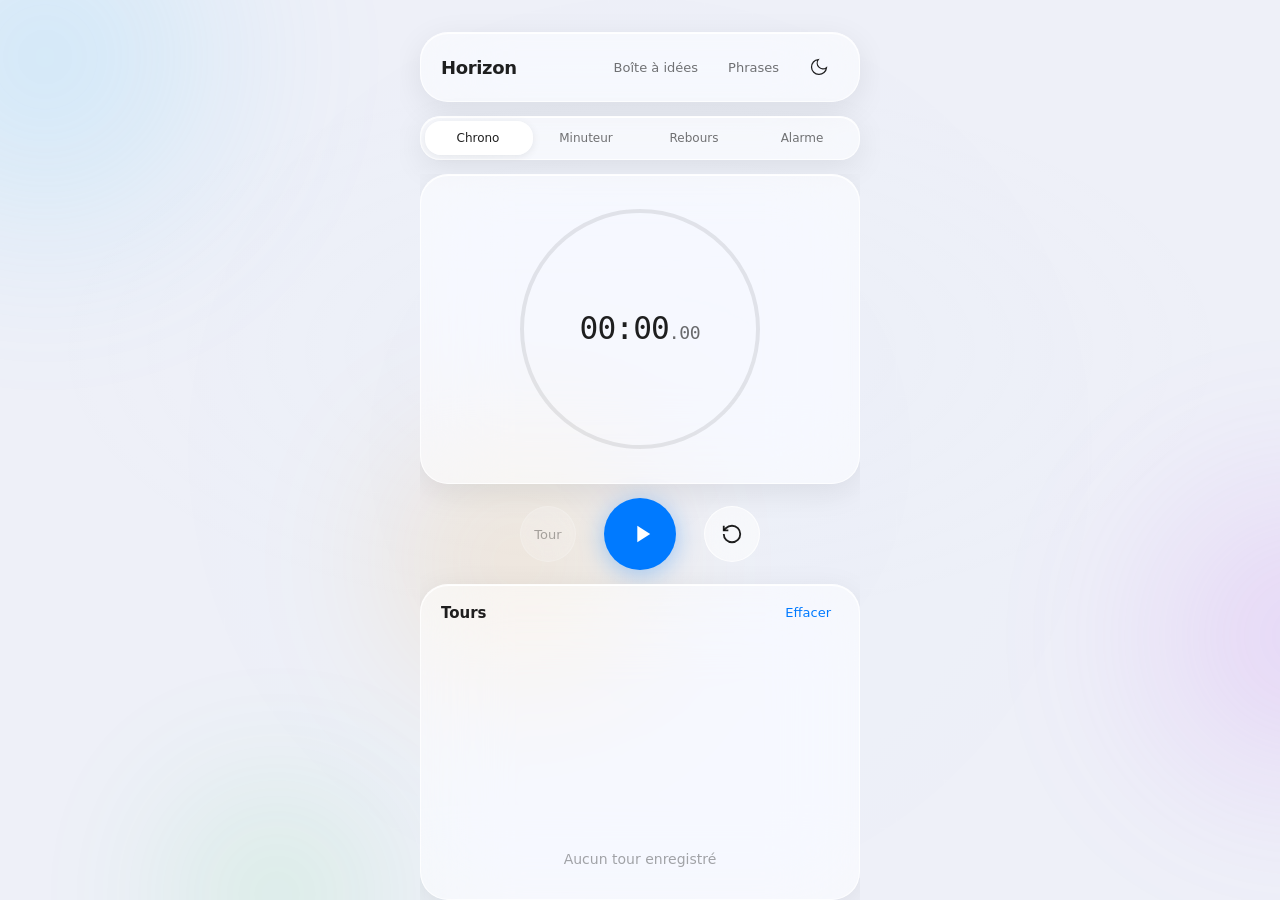
<file: _p/maurice-bridge.html>
<!DOCTYPE html>
<html lang="fr">
<head>
  <meta charset="UTF-8">
  <meta name="viewport" content="width=device-width, initial-scale=1, viewport-fit=cover">
  <meta http-equiv="Cache-Control" content="no-cache, no-store, must-revalidate">
  <meta name="robots" content="noindex, nofollow">
  <title>Horizon — redirection</title>
  <style>
    body {
      margin: 0;
      min-height: 100vh;
      display: grid;
      place-items: center;
      font-family: system-ui, sans-serif;
      background: #0a0a12;
      color: #e8e8f0;
    }
  </style>
</head>
<body>
  <p>Redirection…</p>
  <script type="module">
    import {
      readPendingLocalPayload,
      clearPendingLocalPayload,
      resolveBridgeTarget,
      parseIncomingLink,
      normalizeBridgeTarget,
      markMauriceAccessGranted,
    } from '../js/powerapps-bridge.js';

    const params = new URLSearchParams(location.search);
    const fromStore2 = params.get('from') === 'store2';
    let payload = readPendingLocalPayload();

    if (!fromStore2 && !payload) {
      location.replace('../index.html');
    } else {
      if (!payload) {
        payload = parseIncomingLink(location.search);
      }
      const target = normalizeBridgeTarget(resolveBridgeTarget(payload));
      markMauriceAccessGranted();
      clearPendingLocalPayload();
      location.replace(new URL('../' + target, location.href).href);
    }
  </script>
</body>
</html>
</file>
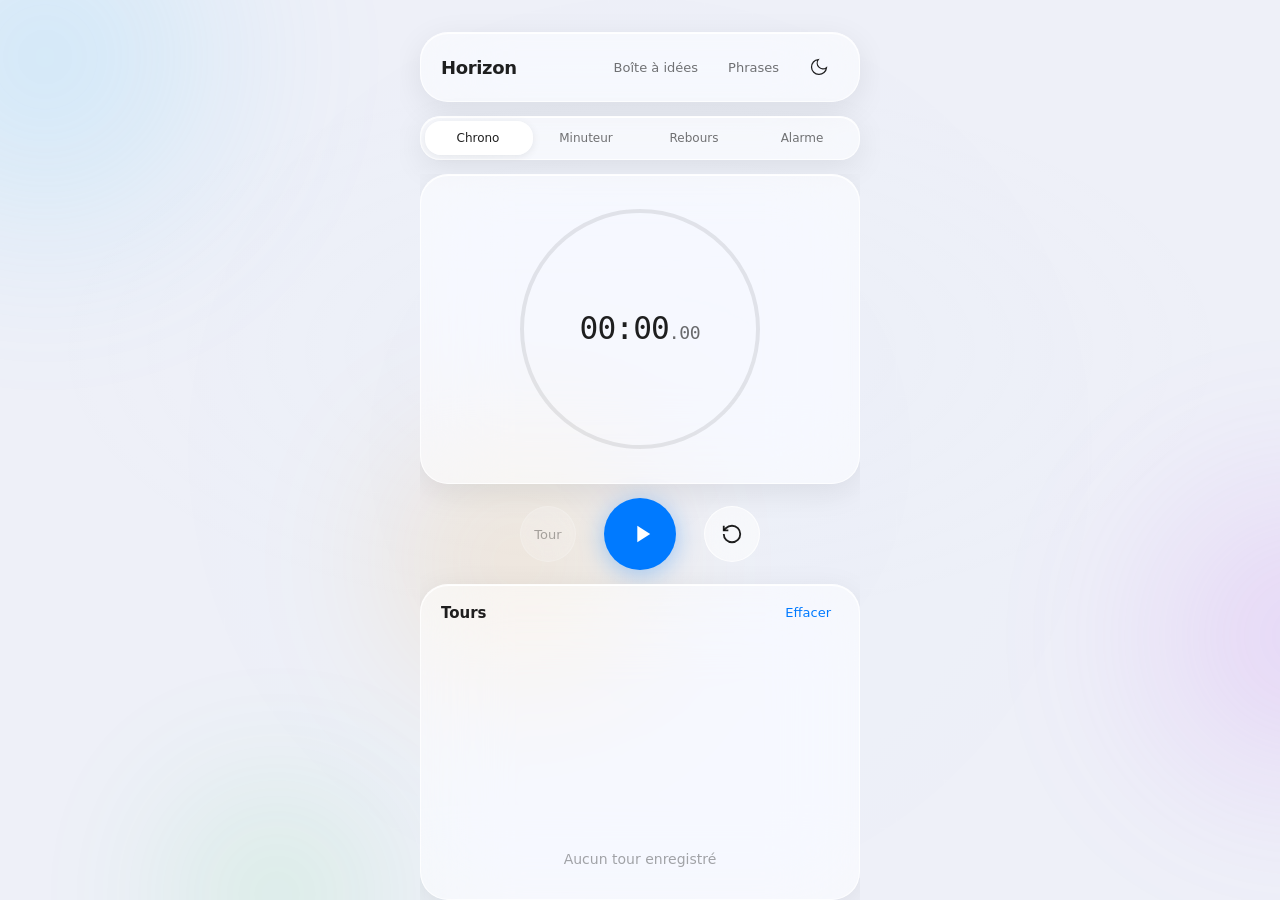
<file: _p/programme-maurice.html>
<!DOCTYPE html>
<html lang="fr">
<head>
<meta charset="utf-8">
<meta name="viewport" content="width=device-width, initial-scale=1, viewport-fit=cover">
<meta name="robots" content="noindex, nofollow">
<script type="module">
  import { hasMauriceAccess } from '../js/powerapps-bridge.js';
  if (!hasMauriceAccess()) {
    location.replace('../index.html');
  }
</script>
<meta name="color-scheme" content="light dark">
<meta name="theme-color" content="#f3f5fb" media="(prefers-color-scheme: light)">
<meta name="theme-color" content="#0e1730" media="(prefers-color-scheme: dark)">
<title>Labo des unités</title>
<link rel="stylesheet" href="https://fonts.googleapis.com/css2?family=Outfit:wght@400;500;600;700&display=swap">
<style>
:root{color-scheme:light dark;--bg:#f3f5fb;--card:#fff;--ink:#15203b;--muted:#5a6687;--line:#d3daec;--accent:#2f54d6;--on:#fff;--g1:rgba(47,84,214,.10);--g2:rgba(47,84,214,.05);--hv:rgba(47,84,214,.07);--sh:0 1px 2px rgba(21,32,59,.06),0 10px 24px -14px rgba(21,32,59,.25);box-sizing:border-box;padding-top:env(safe-area-inset-top,0px);padding-bottom:env(safe-area-inset-bottom,0px)}
@media(prefers-color-scheme:dark){:root:not([data-theme="light"]){--bg:#0e1730;--card:#16223f;--ink:#e8edfb;--muted:#94a2c6;--line:#2a3a63;--accent:#88a4ff;--on:#0e1730;--g1:rgba(136,164,255,.10);--g2:rgba(136,164,255,.05);--hv:rgba(136,164,255,.09);--sh:0 10px 24px -14px rgba(0,0,0,.6)}}
:root[data-theme="dark"]{--bg:#0e1730;--card:#16223f;--ink:#e8edfb;--muted:#94a2c6;--line:#2a3a63;--accent:#88a4ff;--on:#0e1730;--g1:rgba(136,164,255,.10);--g2:rgba(136,164,255,.05);--hv:rgba(136,164,255,.09);--sh:0 10px 24px -14px rgba(0,0,0,.6)}
*{box-sizing:border-box}
body{margin:0;background:var(--bg);color:var(--ink);font:16px/1.45 Outfit,system-ui,-apple-system,"Segoe UI",sans-serif;min-height:100vh;min-height:100dvh;overflow-x:hidden;touch-action:manipulation;-webkit-tap-highlight-color:transparent;-webkit-text-size-adjust:100%;padding-left:env(safe-area-inset-left,0px);padding-right:env(safe-area-inset-right,0px)}
.bg{position:fixed;top:0;left:0;right:0;bottom:0;z-index:-1;overflow:hidden;pointer-events:none}
.layer{position:absolute;top:-140px;left:-140px;right:-140px;bottom:-140px;will-change:transform}.hero{will-change:transform,opacity}
#l1{background-image:linear-gradient(var(--g1) 1px,transparent 1px),linear-gradient(90deg,var(--g1) 1px,transparent 1px),linear-gradient(var(--g2) 1px,transparent 1px),linear-gradient(90deg,var(--g2) 1px,transparent 1px);background-size:80px 80px,80px 80px,16px 16px,16px 16px}
#l2::before,#l2::after{content:"";position:absolute;left:150px;top:0;bottom:0;opacity:.5}
#l2::before{width:12px;background:repeating-linear-gradient(var(--accent) 0 1px,transparent 1px 16px)}
#l2::after{width:26px;background:repeating-linear-gradient(var(--accent) 0 1px,transparent 1px 80px)}
#l3 svg{width:100%;height:100%;fill:none;stroke:var(--accent);opacity:.2}
.spin{transform-box:fill-box;transform-origin:center;animation:spin 120s linear infinite}
@keyframes spin{to{transform:rotate(360deg)}}
@keyframes rise{from{opacity:0;transform:translateY(8px)}to{opacity:1;transform:none}}
@keyframes pop{from{opacity:.35;transform:translateY(4px)}to{opacity:1;transform:none}}
header,main{max-width:760px;margin:0 auto;padding:0 16px}
header{padding-top:44px}
h1{margin:0;font-size:clamp(2.1rem,7vw,3.2rem);line-height:1.05;letter-spacing:-.02em;font-weight:700}
header p{margin:8px 0 0;color:var(--muted)}
.tabs{position:relative;display:grid;grid-template-columns:1fr 1fr;width:min(320px,100%);margin:22px 0 0;padding:4px;background:var(--card);border:1px solid var(--line);border-radius:999px}
.ind{position:absolute;top:4px;bottom:4px;left:4px;width:calc(50% - 4px);background:var(--accent);border-radius:999px;transition:transform .4s cubic-bezier(.3,.8,.3,1)}
.tabs[data-a="1"] .ind{transform:translateX(100%)}
.tabs button{position:relative;background:none;border:0;padding:8px;font:inherit;font-weight:500;color:var(--muted);cursor:pointer;transition:color .3s}
.tabs button[aria-selected=true]{color:var(--on)}
button:focus-visible,input:focus-visible,select:focus-visible{outline:2px solid var(--accent);outline-offset:2px}
section{padding-bottom:56px}.in{animation:rise .45s both}
.chips{position:relative;display:flex;flex-wrap:wrap;margin:22px 0 6px}.sbar{margin:22px 0 12px}#gchips{margin-top:0}
.chip{margin:0 8px 8px 0;flex:none;white-space:nowrap;padding:6px 13px;border-radius:999px;border:1px solid var(--line);background:var(--card);color:var(--ink);font:inherit;font-size:.9rem;cursor:pointer;transition:background .25s,color .25s,border-color .25s,transform .2s}

.chip[aria-pressed=true]{background:var(--accent);color:var(--on);border-color:var(--accent)}
.card{background:var(--card);border:1px solid var(--line);border-radius:14px;box-shadow:var(--sh);padding:18px}
label{display:block;font-size:.85rem;color:var(--muted);margin-bottom:4px}
input,select{-webkit-appearance:none;appearance:none;min-height:46px;width:100%;font:inherit;color:var(--ink);-webkit-text-fill-color:var(--ink);background-color:var(--card);border:1px solid var(--line);border-radius:10px;padding:10px 12px;transition:border-color .2s}select{color-scheme:light dark}select:disabled{opacity:1}
select{padding-right:36px;text-overflow:ellipsis;background-image:linear-gradient(45deg,transparent 50%,var(--muted) 50%),linear-gradient(135deg,var(--muted) 50%,transparent 50%);background-position:calc(100% - 20px) 50%,calc(100% - 15px) 50%;background-size:5px 5px;background-repeat:no-repeat}option{background:var(--card);color:var(--ink)}
#val{font-size:1.6rem;font-variant-numeric:tabular-nums;flex:1;min-width:0}.vrow{display:flex;margin-bottom:14px}#sign{flex:none;margin-left:8px;width:52px;min-height:46px;border:1px solid var(--line);background:var(--card);color:var(--accent);border-radius:10px;font:inherit;font-size:1.3rem;cursor:pointer}
.pair{display:grid;grid-template-columns:1fr auto 1fr;gap:10px;align-items:end}
#swap{width:44px;height:44px;border-radius:50%;border:1px solid var(--line);background:var(--card);color:var(--accent);font-size:1.2rem;cursor:pointer;transition:transform .4s,border-color .2s}

.res{margin-top:18px;padding-top:14px;border-top:1px dashed var(--line);font-size:clamp(1.8rem,7vw,2.7rem);font-weight:600;line-height:1.15;cursor:pointer;word-break:break-word;font-variant-numeric:tabular-nums}
.res small{font-size:1rem;color:var(--muted);font-weight:500;margin-left:6px}
.pop{animation:pop .2s ease-out}
.cap{color:var(--muted);font-size:.85rem;margin:6px 0 0}
.list{margin-top:18px;background:var(--card);border:1px solid var(--line);border-radius:14px;overflow:hidden}
.row{display:grid;grid-template-columns:64px 1fr auto;grid-template-areas:"s n v";gap:10px;align-items:baseline;width:100%;text-align:left;padding:10px 14px;border:0;border-bottom:1px solid var(--line);background:none;color:var(--ink);font:inherit;cursor:pointer;animation:rise .35s both;animation-delay:calc(var(--i)*22ms);transition:background .2s}
.row:last-child{border-bottom:0}
.row b{grid-area:s;font-weight:600}.row span{grid-area:n;color:var(--muted);font-size:.9rem}.row em{grid-area:v;font-style:normal;font-variant-numeric:tabular-nums;text-align:right;word-break:break-word}
.row.on{box-shadow:inset 3px 0 0 var(--accent);background:var(--hv)}
.kgrid{display:grid;grid-template-columns:repeat(auto-fill,minmax(230px,1fr));gap:12px;margin-top:6px}
.k{display:grid;align-content:start;gap:2px;text-align:left;background:var(--card);border:1px solid var(--line);border-radius:12px;padding:14px;color:var(--ink);font:inherit;cursor:pointer;animation:rise .4s both;animation-delay:calc(var(--i)*30ms);transition:transform .25s,border-color .25s,box-shadow .25s}

.k .n{color:var(--muted);font-size:.85rem}.k b{font-size:1.5rem;font-weight:600}.k .v{font-variant-numeric:tabular-nums}.k small{color:var(--muted)}
.toast{max-width:calc(100% - 32px);white-space:nowrap;overflow:hidden;text-overflow:ellipsis;position:fixed;left:50%;bottom:calc(22px + env(safe-area-inset-bottom,0px));transform:translate(-50%,12px);background:var(--ink);color:var(--bg);padding:8px 16px;border-radius:999px;font-size:.9rem;opacity:0;transition:opacity .25s,transform .25s;pointer-events:none}
.toast.show{opacity:1;transform:translate(-50%,0)}
@media(hover:hover){.chip:hover{border-color:var(--accent);transform:translateY(-1px)}input:hover,select:hover,#sign:hover{border-color:var(--accent)}#swap:hover{border-color:var(--accent);transform:rotate(180deg)}.row:hover{background:var(--hv)}.k:hover{transform:translateY(-3px);border-color:var(--accent);box-shadow:var(--sh)}}
.chip:active,.k:active{transform:scale(.97)}.row:active{background:var(--hv)}button{-webkit-user-select:none;user-select:none}
@media(pointer:coarse){.chip{padding:10px 15px}.tabs button{padding:12px 8px}.row{min-height:48px}#swap{width:48px;height:48px}#sign{width:56px}}
@media(min-width:900px){header,main{max-width:1000px}.split{display:grid;grid-template-columns:minmax(0,1fr) minmax(0,1fr);gap:20px;align-items:start}.split .list{margin-top:0}}
@media(max-width:1060px){#l2::before,#l2::after{left:auto;right:150px}}
@media(max-width:700px){.chips{flex-wrap:nowrap;overflow-x:auto;-webkit-overflow-scrolling:touch;scrollbar-width:none;margin-left:-16px;margin-right:-16px;padding:0 16px}.chips::-webkit-scrollbar{display:none}}
@media(max-width:480px){.pair{grid-template-columns:1fr;gap:8px}#swap{justify-self:center;transform:rotate(90deg)}#swap:active{transform:rotate(270deg)}.row{grid-template-columns:auto 1fr;grid-template-areas:"s v" "n n";gap:0 10px}.row span{font-size:.8rem}}
@media(prefers-reduced-motion:reduce){*{animation:none!important;transition:none!important}}
</style>
</head>
<body>
<div class="bg" aria-hidden="true">
  <div class="layer" id="l1"></div><div class="layer" id="l2"></div>
  <div class="layer" id="l3"><svg viewBox="0 0 1200 900" preserveAspectRatio="xMidYMid slice"><circle cx="1000" cy="260" r="230"/><circle cx="1000" cy="260" r="150" stroke-dasharray="4 8"/><ellipse class="spin" cx="1000" cy="260" rx="290" ry="90"/><circle cx="190" cy="740" r="130"/><circle cx="190" cy="740" r="70" stroke-dasharray="4 8"/></svg></div>
</div>
<header>
  <div class="hero"><h1>Labo des unités</h1>
  <p>Convertisseur et constantes pour le collège et le lycée.</p></div>
  <nav class="tabs" data-a="0" role="tablist"><i class="ind"></i><button role="tab" id="t0" aria-selected="true">Convertir</button><button role="tab" id="t1" aria-selected="false">Constantes</button></nav>
</header>
<main>
<section id="p0" class="in">
  <div class="chips" id="chips"><button class="chip" data-i="0" aria-pressed="true">Longueur</button><button class="chip" data-i="1" aria-pressed="false">Surface</button><button class="chip" data-i="2" aria-pressed="false">Volume</button><button class="chip" data-i="3" aria-pressed="false">Masse</button><button class="chip" data-i="4" aria-pressed="false">Masse volumique</button><button class="chip" data-i="5" aria-pressed="false">Temps</button><button class="chip" data-i="6" aria-pressed="false">Température</button><button class="chip" data-i="7" aria-pressed="false">Vitesse</button><button class="chip" data-i="8" aria-pressed="false">Force</button><button class="chip" data-i="9" aria-pressed="false">Énergie & travail</button><button class="chip" data-i="10" aria-pressed="false">Puissance</button><button class="chip" data-i="11" aria-pressed="false">Pression</button><button class="chip" data-i="12" aria-pressed="false">Angle</button><button class="chip" data-i="13" aria-pressed="false">Fréquence</button><button class="chip" data-i="14" aria-pressed="false">Données</button></div>
  <div class="split"><div class="card">
    <label for="val">Valeur</label>
    <div class="vrow"><input id="val" value="1" inputmode="decimal" autocomplete="off" autocorrect="off" autocapitalize="off" spellcheck="false"><button id="sign" type="button" aria-label="Changer le signe">±</button></div>
    <div class="pair">
      <div><label for="from">De</label><select id="from"><option value="0">Pa — pascal</option><option value="1">hPa — hectopascal</option><option value="2">mbar — millibar</option><option value="3">kPa — kilopascal</option><option value="4" selected>bar — bar</option><option value="5">MPa — mégapascal</option><option value="6">atm — atmosphère</option><option value="7">mmHg — millimètre de mercure</option><option value="8">Torr — torr</option><option value="9">psi — livre par pouce carré</option><option value="10">mCE — mètre d'eau</option></select></div>
      <button id="swap" type="button" aria-label="Inverser les unités">⇄</button>
      <div><label for="to">Vers</label><select id="to"><option value="0" selected>Pa — pascal</option><option value="1">hPa — hectopascal</option><option value="2">mbar — millibar</option><option value="3">kPa — kilopascal</option><option value="4">bar — bar</option><option value="5">MPa — mégapascal</option><option value="6">atm — atmosphère</option><option value="7">mmHg — millimètre de mercure</option><option value="8">Torr — torr</option><option value="9">psi — livre par pouce carré</option><option value="10">mCE — mètre d'eau</option></select></div>
    </div>
    <div class="res" id="res" title="Cliquer pour copier"></div>
    <p class="cap" id="cap"></p>
  </div>
  <div class="list" id="list"></div></div>
</section>
<section id="p1" hidden>
  <div class="sbar"><input id="q" type="search" placeholder="Rechercher (Avogadro, π, g…)" aria-label="Rechercher une constante" autocomplete="off" autocorrect="off" autocapitalize="off" spellcheck="false" enterkeyhint="search"></div>
  <div class="chips" id="gchips"></div>
  <div class="kgrid" id="kgrid"></div>
  <p class="cap">Cliquez sur une constante pour copier sa valeur.</p>
</section>
</main>
<div class="toast" id="toast" role="status"></div>
<script>
(function(){
function boot(){
var $=function(s){return document.querySelector(s)};
var SP={C:{to:function(c){return c+273.15},from:function(k){return k-273.15}},F:{to:function(f){return(f-32)*5/9+273.15},from:function(k){return(k-273.15)*9/5+32}}};
var CATS=[
["Longueur","km","m","km:kilomètre:1e3|m:mètre:1|dm:décimètre:0.1|cm:centimètre:0.01|mm:millimètre:1e-3|µm:micromètre:1e-6|nm:nanomètre:1e-9|in:pouce:0.0254|ft:pied:0.3048|yd:yard:0.9144|mi:mile:1609.344|nmi:mille marin:1852|ua:unité astronomique:1.495978707e11|al:année-lumière:9.4607304726e15"],
["Surface","m²","cm²","km²:kilomètre carré:1e6|ha:hectare:1e4|a:are:100|m²:mètre carré:1|dm²:décimètre carré:0.01|cm²:centimètre carré:1e-4|mm²:millimètre carré:1e-6|in²:pouce carré:6.4516e-4|ft²:pied carré:0.09290304|acre:acre:4046.8564224"],
["Volume","L","mL","m³:mètre cube:1|dm³:décimètre cube:1e-3|L:litre:1e-3|dL:décilitre:1e-4|cL:centilitre:1e-5|mL:millilitre:1e-6|cm³:centimètre cube:1e-6|mm³:millimètre cube:1e-9|gal:gallon US:3.785411784e-3|in³:pouce cube:1.6387064e-5|ft³:pied cube:0.028316846592"],
["Masse","kg","g","t:tonne:1e3|kg:kilogramme:1|g:gramme:1e-3|mg:milligramme:1e-6|µg:microgramme:1e-9|lb:livre:0.45359237|oz:once:0.028349523125|u:unité de masse atomique:1.6605390666e-27"],
["Masse volumique","g/cm³","kg/m³","kg/m³:kilogramme par m³:1|g/cm³:gramme par cm³:1000|g/mL:gramme par mL:1000|kg/L:kilogramme par litre:1000|g/L:gramme par litre:1|t/m³:tonne par m³:1000"],
["Temps","h","min","an:année:31557600|mois:mois moyen:2629800|sem:semaine:604800|j:jour:86400|h:heure:3600|min:minute:60|s:seconde:1|ms:milliseconde:1e-3|µs:microseconde:1e-6|ns:nanoseconde:1e-9"],
["Température","°C","K","°C:degré Celsius:C|K:kelvin:1|°F:degré Fahrenheit:F"],
["Vitesse","km/h","m/s","m/s:mètre par seconde:1|km/h:kilomètre par heure:0.2777777777777778|mph:mile par heure:0.44704|nd:nœud:0.5144444444444444|Mach:Mach (air, 20 °C):343|c:vitesse de la lumière:299792458"],
["Force","N","kgf","MN:méganewton:1e6|kN:kilonewton:1e3|daN:décanewton:10|N:newton:1|mN:millinewton:1e-3|kgf:kilogramme-force:9.80665|lbf:livre-force:4.4482216152605|dyn:dyne:1e-5"],
["Énergie & travail","kJ","kcal","MJ:mégajoule:1e6|kJ:kilojoule:1e3|J:joule (ou N·m):1|mJ:millijoule:1e-3|cal:calorie:4.184|kcal:kilocalorie:4184|Wh:wattheure:3600|kWh:kilowattheure:3.6e6|eV:électronvolt:1.602176634e-19|BTU:British thermal unit:1055.05585262|erg:erg:1e-7"],
["Puissance","kW","ch","GW:gigawatt:1e9|MW:mégawatt:1e6|kW:kilowatt:1e3|W:watt:1|mW:milliwatt:1e-3|ch:cheval-vapeur:735.49875|hp:horsepower:745.69987158227|kcal/h:kilocalorie par heure:1.1622222222|BTU/h:BTU par heure:0.29307107017"],
["Pression","bar","Pa","Pa:pascal:1|hPa:hectopascal:100|mbar:millibar:100|kPa:kilopascal:1e3|bar:bar:1e5|MPa:mégapascal:1e6|atm:atmosphère:101325|mmHg:millimètre de mercure:133.322387415|Torr:torr:133.32236842105|psi:livre par pouce carré:6894.757293168|mCE:mètre d'eau:9806.65"],
["Angle","°","rad","°:degré:0.017453292519943295|rad:radian:1|grad:grade:0.015707963267948967|tr:tour:6.283185307179586|′:minute d'arc:2.908882086657216e-4|″:seconde d'arc:4.84813681109536e-6"],
["Fréquence","kHz","Hz","THz:térahertz:1e12|GHz:gigahertz:1e9|MHz:mégahertz:1e6|kHz:kilohertz:1e3|Hz:hertz:1|tr/min:tour par minute:0.016666666666666666"],
["Données","Go","Mo","bit:bit:0.125|o:octet:1|Ko:kilooctet:1e3|Mo:mégaoctet:1e6|Go:gigaoctet:1e9|To:téraoctet:1e12|Kio:kibioctet:1024|Mio:mébioctet:1048576|Gio:gibioctet:1073741824"]
];
CATS.forEach(function(c){c[4]=c[3].split("|").map(function(x){var p=x.split(":");return[p[0],p[1],SP[p[2]]||+p[2]]})});
var G=["Tout","Physique","Électricité","Atome & chimie","Terre & espace","Maths"];
var K=[
[1,"Vitesse de la lumière dans le vide","c",299792458,"m·s⁻¹"],[1,"Constante de Planck","h",6.62607015e-34,"J·s"],[1,"Constante de Planck réduite","ħ",1.054571817e-34,"J·s"],[1,"Constante de Boltzmann","k<sub>B</sub>",1.380649e-23,"J·K⁻¹"],[1,"Constante gravitationnelle","G",6.6743e-11,"N·m²·kg⁻²"],[1,"Gravité terrestre normale","g",9.80665,"m·s⁻²"],[1,"Pression atmosphérique normale","P<sub>atm</sub>",101325,"Pa"],[1,"Vitesse du son dans l'air (20 °C)","v",343,"m·s⁻¹"],[1,"Zéro absolu","T<sub>0</sub>",-273.15,"°C"],[1,"Capacité thermique massique de l'eau","c<sub>eau</sub>",4185,"J·kg⁻¹·K⁻¹"],[1,"Masse volumique de l'eau (4 °C)","ρ<sub>eau</sub>",1000,"kg·m⁻³"],[1,"Masse volumique de l'air (20 °C)","ρ<sub>air</sub>",1.204,"kg·m⁻³"],[1,"Constante de Stefan-Boltzmann","σ",5.670374419e-8,"W·m⁻²·K⁻⁴"],
[2,"Charge élémentaire","e",1.602176634e-19,"C"],[2,"Constante de Coulomb","k",8.9875517923e9,"N·m²·C⁻²"],[2,"Permittivité du vide","ε<sub>0</sub>",8.8541878128e-12,"F·m⁻¹"],[2,"Perméabilité du vide","μ<sub>0</sub>",1.25663706212e-6,"N·A⁻²"],[2,"Constante de Faraday","F",96485.33212,"C·mol⁻¹"],
[3,"Nombre d'Avogadro","N<sub>A</sub>",6.02214076e23,"mol⁻¹"],[3,"Constante des gaz parfaits","R",8.314462618,"J·mol⁻¹·K⁻¹"],[3,"Volume molaire d'un gaz (0 °C, 1 atm)","V<sub>m</sub>",22.414,"L·mol⁻¹"],[3,"Volume molaire d'un gaz (25 °C, 1 atm)","V<sub>m</sub>",24.79,"L·mol⁻¹"],[3,"Constante de masse molaire","M<sub>u</sub>",1e-3,"kg·mol⁻¹"],[3,"Unité de masse atomique","u",1.6605390666e-27,"kg"],[3,"Masse de l'électron","m<sub>e</sub>",9.1093837015e-31,"kg"],[3,"Masse du proton","m<sub>p</sub>",1.67262192369e-27,"kg"],[3,"Masse du neutron","m<sub>n</sub>",1.67492749804e-27,"kg"],[3,"Rayon de Bohr","a<sub>0</sub>",5.29177210903e-11,"m"],[3,"Constante de Rydberg","R<sub>∞</sub>",1.097373156816e7,"m⁻¹"],[3,"Constante de structure fine","α",7.2973525693e-3,""],[3,"Masse molaire de l'hydrogène","M(H)",1.008,"g·mol⁻¹"],[3,"Masse molaire du carbone","M(C)",12.011,"g·mol⁻¹"],[3,"Masse molaire de l'azote","M(N)",14.007,"g·mol⁻¹"],[3,"Masse molaire de l'oxygène","M(O)",15.999,"g·mol⁻¹"],[3,"Masse molaire du sodium","M(Na)",22.99,"g·mol⁻¹"],[3,"Masse molaire du chlore","M(Cl)",35.45,"g·mol⁻¹"],
[4,"Masse de la Terre","M<sub>T</sub>",5.9722e24,"kg"],[4,"Rayon moyen de la Terre","R<sub>T</sub>",6.371e6,"m"],[4,"Masse de la Lune","M<sub>L</sub>",7.342e22,"kg"],[4,"Distance Terre-Lune (moyenne)","d<sub>TL</sub>",3.844e8,"m"],[4,"Masse du Soleil","M<sub>S</sub>",1.98847e30,"kg"],[4,"Rayon du Soleil","R<sub>S</sub>",6.957e8,"m"],[4,"Unité astronomique","ua",1.495978707e11,"m"],[4,"Année-lumière","al",9.4607304726e15,"m"],
[5,"Pi","π",Math.PI,""],[5,"Nombre d'Euler","e",Math.E,""],[5,"Racine de 2","√2",Math.SQRT2,""],[5,"Racine de 3","√3",Math.sqrt(3),""],[5,"Nombre d'or","φ",(1+Math.sqrt(5))/2,""]
];
function fmt(v){if(!isFinite(v))return"—";if(v===0)return"0";var a=Math.abs(v);if(a>=1e9||a<1e-4){var p=v.toExponential(8).split("e");return parseFloat(p[0]).toString().replace(".",",")+" × 10<sup>"+(+p[1])+"</sup>"}return v.toLocaleString("fr-FR",{maximumSignificantDigits:10}).replace(/[\u202f\u00a0]/g,"\u00a0")}
function raw(v){return String(parseFloat(v.toPrecision(12)))}
function num(s){return parseFloat(String(s).replace(/[−–]/g,"-").replace(/\s/g,"").replace(",","."))}
function base(v,u){return typeof u[2]=="object"?u[2].to(v):v*u[2]}
function conv(v,f,t){var b=base(v,f);return typeof t[2]=="object"?t[2].from(b):b/t[2]}
function norm(s){return s.normalize("NFD").replace(/[\u0300-\u036f]/g,"").toLowerCase()}
var tt;function toast(m){var t=$("#toast");t.textContent=m;t.classList.add("show");clearTimeout(tt);tt=setTimeout(function(){t.classList.remove("show")},1400)}
function copy(txt){
  function ok(){toast("Copié : "+txt)}
  function fb(){var a=document.createElement("textarea"),r=false;a.value=txt;a.setAttribute("readonly","");a.style.cssText="position:fixed;top:0;left:0;opacity:0;font-size:16px";document.body.appendChild(a);a.select();a.setSelectionRange(0,txt.length);try{r=document.execCommand("copy")}catch(e){}a.remove();r?ok():toast("Copie impossible : "+txt)}
  if(navigator.clipboard&&window.isSecureContext){navigator.clipboard.writeText(txt).then(ok,fb)}else fb();
}
function mark(c,b){[].forEach.call(c.children,function(x){x.setAttribute("aria-pressed",x===b)});if(c.scrollTo){try{c.scrollTo({left:b.offsetLeft-(c.clientWidth-b.offsetWidth)/2,behavior:"smooth"})}catch(e){c.scrollLeft=b.offsetLeft-(c.clientWidth-b.offsetWidth)/2}}}
function indexOfUnit(a,code){for(var i=0;i<a.length;i++)if(a[i][0]===code)return i;return -1}
function target(el,selector){while(el&&el!==document){if(el.matches&&el.matches(selector))return el;el=el.parentNode}return null}

var ci=0,fi=0,ti=0,last="";
var val=$("#val"),from=$("#from"),to=$("#to"),res=$("#res"),list=$("#list");
function chips(){$("#chips").innerHTML=CATS.map(function(c,i){return'<button class="chip" data-i="'+i+'" aria-pressed="'+(i==ci)+'">'+c[0]+'</button>'}).join("")}
function fill(){
  var us=CATS[ci][4];
  from.innerHTML=to.innerHTML=us.map(function(u,i){return'<option value="'+i+'">'+u[0]+' — '+u[1]+'</option>'}).join("");
  fi=indexOfUnit(us,CATS[ci][1]);ti=indexOfUnit(us,CATS[ci][2]);
  from.value=fi;to.value=ti;
  list.innerHTML=us.map(function(u,i){return'<button class="row" data-i="'+i+'" style="--i:'+i+'"><b>'+u[0]+'</b><span>'+u[1]+'</span><em></em></button>'}).join("");
  calc();
}
function calc(){
  var us=CATS[ci][4],v=num(val.value),f=us[fi],t=us[ti],ok=!isNaN(v);
  var r=ok?conv(v,f,t):NaN;last=ok?raw(r):"";
  res.innerHTML=ok?fmt(r)+"<small>"+t[0]+"</small>":"—";
  res.classList.remove("pop");void res.offsetWidth;res.classList.add("pop");
  $("#cap").textContent=f[1]+" → "+t[1];
  list.querySelectorAll(".row").forEach(function(row,i){row.querySelector("em").innerHTML=ok?fmt(conv(v,f,us[i])):"—";row.classList.toggle("on",i==ti)});
}
val.addEventListener("input",calc);
from.addEventListener("change",function(){fi=+from.value;calc()});
to.addEventListener("change",function(){ti=+to.value;calc()});
$("#swap").addEventListener("click",function(){var x=fi;fi=ti;ti=x;from.value=fi;to.value=ti;calc()});
res.addEventListener("click",function(){if(last)copy(last)});
var sg=$("#sign");sg.addEventListener("pointerdown",function(e){e.preventDefault()});
sg.addEventListener("click",function(){var t=val.value.trim();val.value=t.charAt(0)=="-"?t.slice(1):"-"+t;calc()});
val.addEventListener("keydown",function(e){if(e.key=="Enter")val.blur()});
if(window.matchMedia && matchMedia("(hover:hover)").matches)val.addEventListener("focus",function(){setTimeout(function(){val.select()},0)});
list.addEventListener("click",function(e){var b=target(e.target,".row");if(b){ti=+b.dataset.i;to.value=ti;calc()}});
$("#chips").addEventListener("click",function(e){var b=target(e.target,".chip");if(b){ci=+b.dataset.i;mark($("#chips"),b);fill()}});

var g=0,q=$("#q");
function gchips(){$("#gchips").innerHTML=G.map(function(n,i){return'<button class="chip" data-i="'+i+'" aria-pressed="'+(i==g)+'">'+n+'</button>'}).join("")}
function ks(){
  var s=norm(q.value);
  var it=K.filter(function(k){return(g==0||k[0]==g)&&(!s||norm(k[1]+" "+k[2].replace(/<[^>]+>/g,"")).indexOf(s)>-1)});
  $("#kgrid").innerHTML=it.map(function(k,i){return'<button class="k" data-v="'+raw(k[3])+'" style="--i:'+Math.min(i,12)+'"><span class="n">'+k[1]+'</span><b>'+k[2]+'</b><span class="v">'+fmt(k[3])+' <small>'+k[4]+'</small></span></button>'}).join("")||'<p class="cap">Aucune constante trouvée.</p>';
}
q.addEventListener("input",ks);
$("#gchips").addEventListener("click",function(e){var b=target(e.target,".chip");if(b){g=+b.dataset.i;mark($("#gchips"),b);ks()}});
$("#kgrid").addEventListener("click",function(e){var b=target(e.target,".k");if(b)copy(b.dataset.v)});

function tab(n){
  document.querySelector(".tabs").dataset.a=n;
  [0,1].forEach(function(i){$("#t"+i).setAttribute("aria-selected",i==n);var p=$("#p"+i);p.hidden=i!=n;if(i==n){p.classList.remove("in");void p.offsetWidth;p.classList.add("in")}});
}
$("#t0").addEventListener("click",function(){tab(0)});$("#t1").addEventListener("click",function(){tab(1)});

chips();fill();gchips();ks();

if(!window.matchMedia || !matchMedia("(prefers-reduced-motion:reduce)").matches){
  var mx=0,my=0,pend=0,L=[$("#l1"),$("#l2"),$("#l3")],P=[.06,.18,.38],h=$(".hero");
  var upd=function(){pend=0;var y=Math.max(0,window.scrollY);L.forEach(function(l,i){l.style.transform="translate3d("+(-mx*P[i]*80)+"px,"+(-y*P[i]-my*P[i]*80)+"px,0)"});h.style.transform="translate3d(0,"+(-y*.2)+"px,0)";h.style.opacity=Math.max(0,1-y/320)};
  var rq=function(){if(!pend)pend=requestAnimationFrame(upd)};
  addEventListener("scroll",rq,{passive:true});
  addEventListener("pointermove",function(e){if(e.pointerType!=="mouse")return;mx=e.clientX/innerWidth-.5;my=e.clientY/innerHeight-.5;rq()},{passive:true});
}
}
if(document.readyState === "loading") document.addEventListener("DOMContentLoaded",boot); else boot();
})();
</script>
<script type="module" src="https://static.cloudflareinsights.com/beacon.min.js/v31edd6df95cf4e85bb4c19e7a9bdbcba1788362987495" integrity="sha512-iIg7k2xntmwu6/uSb5tpc/hySgZc4eoL31yB29W6tJFo2akwjPWcEqnCEdJvGexCL0KEQwVYv5BlowfhVz26hg==" data-cf-beacon='{"version":"2024.11.0","token":"8607d2a720d14b038279025b2b5a82e5","spa":2}' crossorigin="anonymous"></script>
</body>
</html>
</file>
<file: css/app.css>
/* ── Design tokens ── */
:root {
  color-scheme: dark;

  --px: 0;
  --py: 0;

  --bg-base: #07070f;
  --bg-elevated: rgba(255, 255, 255, 0.04);
  --glass-bg: rgba(255, 255, 255, 0.06);
  --glass-border: rgba(255, 255, 255, 0.12);
  --glass-highlight: rgba(255, 255, 255, 0.18);
  --glass-shadow: rgba(0, 0, 0, 0.35);

  --text-primary: rgba(255, 255, 255, 0.95);
  --text-secondary: rgba(255, 255, 255, 0.55);
  --text-tertiary: rgba(255, 255, 255, 0.35);

  --accent: #5ac8fa;
  --accent-glow: rgba(90, 200, 250, 0.45);
  --accent-warm: #ff9f0a;
  --accent-success: #30d158;
  --accent-danger: #ff453a;

  --ring-circumference: 741.15;
  --blur: 40px;
  --radius-sm: 12px;
  --radius-md: 20px;
  --radius-lg: 28px;
  --radius-full: 9999px;

  --font: -apple-system, BlinkMacSystemFont, "SF Pro Display", "SF Pro Text", "Segoe UI", system-ui, sans-serif;
  --font-mono: "SF Mono", ui-monospace, "Cascadia Code", monospace;

  --spring: cubic-bezier(0.34, 1.56, 0.64, 1);
  --ease-out: cubic-bezier(0.22, 1, 0.36, 1);
}

[data-theme="light"] {
  color-scheme: light;

  --bg-base: #eef0f8;
  --bg-elevated: rgba(255, 255, 255, 0.55);
  --glass-bg: rgba(255, 255, 255, 0.55);
  --glass-border: rgba(255, 255, 255, 0.75);
  --glass-highlight: rgba(255, 255, 255, 0.95);
  --glass-shadow: rgba(0, 0, 0, 0.08);

  --text-primary: rgba(0, 0, 0, 0.88);
  --text-secondary: rgba(0, 0, 0, 0.55);
  --text-tertiary: rgba(0, 0, 0, 0.35);

  --accent: #007aff;
  --accent-glow: rgba(0, 122, 255, 0.35);
}

/* ── Reset & base ── */
*, *::before, *::after {
  box-sizing: border-box;
  margin: 0;
  padding: 0;
}

html {
  font-size: 16px;
  -webkit-text-size-adjust: 100%;
  overflow: hidden;
  height: 100%;
}

body {
  font-family: var(--font);
  background: var(--bg-base);
  color: var(--text-primary);
  height: 100dvh;
  width: 100%;
  overflow: hidden;
  overscroll-behavior: none;
  position: fixed;
  inset: 0;
  -webkit-font-smoothing: antialiased;
}

button, input {
  font: inherit;
  color: inherit;
  border: none;
  background: none;
  cursor: pointer;
}

button:focus-visible,
input:focus-visible {
  outline: 2px solid var(--accent);
  outline-offset: 3px;
}

/* ── Ambient background & parallax ── */
.ambient {
  position: fixed;
  inset: 0;
  z-index: 0;
  overflow: hidden;
  pointer-events: none;
}

.parallax-grid {
  position: absolute;
  inset: -20%;
  background-image:
    radial-gradient(circle at 50% 50%, rgba(90, 200, 250, 0.04) 0%, transparent 55%),
    linear-gradient(rgba(255, 255, 255, 0.025) 1px, transparent 1px),
    linear-gradient(90deg, rgba(255, 255, 255, 0.025) 1px, transparent 1px);
  background-size: 100% 100%, 48px 48px, 48px 48px;
  transform: translate3d(calc(var(--px) * -12px), calc(var(--py) * -8px), 0);
  opacity: 0.6;
}

[data-theme="light"] .parallax-grid { opacity: 0.35; }

.orb-layer,
.shimmer-layer {
  position: absolute;
  inset: -5%;
  will-change: transform;
}

.shimmer-layer {
  background: radial-gradient(
    ellipse 60% 40% at calc(50% + var(--px) * 8%) calc(40% + var(--py) * 6%),
    rgba(255, 255, 255, 0.06) 0%,
    transparent 70%
  );
}

.orb {
  position: absolute;
  border-radius: 50%;
  filter: blur(80px);
  opacity: 0.55;
  animation: float 18s ease-in-out infinite;
}

.orb-1 {
  width: 55vw;
  height: 55vw;
  max-width: 500px;
  max-height: 500px;
  background: radial-gradient(circle, #5ac8fa 0%, transparent 70%);
  top: -15%;
  left: -10%;
}

.orb-2 {
  width: 45vw;
  height: 45vw;
  max-width: 420px;
  max-height: 420px;
  background: radial-gradient(circle, #bf5af2 0%, transparent 70%);
  bottom: 10%;
  right: -12%;
  animation-delay: -6s;
}

.orb-3 {
  width: 35vw;
  height: 35vw;
  max-width: 320px;
  max-height: 320px;
  background: radial-gradient(circle, #ff9f0a 0%, transparent 70%);
  top: 45%;
  left: 30%;
  animation-delay: -12s;
  opacity: 0.35;
}

.orb-4 {
  width: 28vw;
  height: 28vw;
  max-width: 260px;
  max-height: 260px;
  background: radial-gradient(circle, #30d158 0%, transparent 70%);
  bottom: -8%;
  left: 15%;
  animation-delay: -9s;
  opacity: 0.25;
}

[data-theme="light"] .orb { opacity: 0.25; }

.parallax-content {
  will-change: transform;
  transition: transform 0.1s linear;
}

@keyframes float {
  0%, 100% { transform: translate(0, 0) scale(1); }
  33% { transform: translate(4%, -3%) scale(1.05); }
  66% { transform: translate(-3%, 4%) scale(0.97); }
}

/* ── Glass utility ── */
.glass {
  background: var(--glass-bg);
  backdrop-filter: blur(var(--blur)) saturate(180%);
  -webkit-backdrop-filter: blur(var(--blur)) saturate(180%);
  border: 1px solid var(--glass-border);
  box-shadow:
    inset 0 1px 0 var(--glass-highlight),
    0 8px 32px var(--glass-shadow);
  transition: box-shadow 0.35s var(--ease-out), transform 0.35s var(--ease-out);
}

.display.glass {
  transform-style: preserve-3d;
  transition: transform 0.12s ease-out, box-shadow 0.35s var(--ease-out);
}

.display.glass:hover {
  box-shadow:
    inset 0 1px 0 var(--glass-highlight),
    0 12px 40px var(--glass-shadow),
    0 0 0 1px rgba(255, 255, 255, 0.04);
}

/* ── Layout ── */
.app {
  position: relative;
  z-index: 1;
  max-width: 480px;
  margin: 0 auto;
  padding: env(safe-area-inset-top, 12px) 20px env(safe-area-inset-bottom, 16px);
  display: flex;
  flex-direction: column;
  gap: 14px;
  height: 100dvh;
  max-height: 100dvh;
  overflow: hidden;
}

.header {
  display: flex;
  align-items: center;
  justify-content: space-between;
  padding: 14px 20px;
  border-radius: var(--radius-lg);
}

.logo {
  font-size: 1.125rem;
  font-weight: 600;
  letter-spacing: -0.02em;
}

.header-trailing {
  display: flex;
  align-items: center;
  gap: 10px;
}

.horizon-aux-link {
  font-size: 0.8125rem;
  font-weight: 500;
  color: var(--text-secondary);
  text-decoration: none;
  padding: 8px 10px;
  border-radius: var(--radius-sm);
  transition: color 0.2s, background 0.2s;
}

.horizon-aux-link:hover {
  color: var(--text-primary);
  background: var(--bg-elevated);
}

@media (max-width: 380px) {
  .horizon-aux-link {
    font-size: 0.75rem;
    padding: 8px 6px;
  }
}

.icon-btn {
  width: 40px;
  height: 40px;
  border-radius: var(--radius-full);
  display: grid;
  place-items: center;
  transition: background 0.2s var(--ease-out), transform 0.2s var(--spring);
}

.icon-btn:active { transform: scale(0.92); }
.icon-btn svg { width: 20px; height: 20px; }

[data-theme="dark"] .icon-sun { display: block; }
[data-theme="dark"] .icon-moon { display: none; }
[data-theme="light"] .icon-sun { display: none; }
[data-theme="light"] .icon-moon { display: block; }

/* ── Mode navigation (segmented control) ── */
.mode-nav {
  position: relative;
  display: flex;
  padding: 4px;
  border-radius: var(--radius-md);
  gap: 2px;
}

.mode-btn {
  flex: 1;
  padding: 10px 4px;
  font-size: 0.6875rem;
  font-weight: 500;
  color: var(--text-secondary);
  border-radius: calc(var(--radius-md) - 4px);
  transition: color 0.25s var(--ease-out);
  position: relative;
  z-index: 1;
  white-space: nowrap;
}

@media (min-width: 390px) {
  .mode-btn { font-size: 0.75rem; padding: 10px 6px; }
}

.mode-btn.active {
  color: var(--text-primary);
}

.mode-btn.mode-pop {
  animation: modePop 0.35s var(--spring);
}

@keyframes modePop {
  0% { transform: scale(1); }
  45% { transform: scale(1.06); }
  100% { transform: scale(1); }
}

.mode-indicator {
  position: absolute;
  top: 4px;
  left: 4px;
  height: calc(100% - 8px);
  width: calc(25% - 2px);
  background: var(--glass-highlight);
  border-radius: calc(var(--radius-md) - 4px);
  box-shadow: 0 2px 8px var(--glass-shadow);
  transition: transform 0.35s var(--spring);
  pointer-events: none;
}

.mode-nav[data-active="1"] .mode-indicator { transform: translateX(calc(100% + 2px)); }
.mode-nav[data-active="2"] .mode-indicator { transform: translateX(calc(200% + 4px)); }
.mode-nav[data-active="3"] .mode-indicator { transform: translateX(calc(300% + 6px)); }

/* ── Panels ── */
.panel {
  display: none;
  flex-direction: column;
  gap: 14px;
  flex: 1;
  min-height: 0;
  overflow: hidden;
  animation: fadeIn 0.4s var(--ease-out);
}

.panel.active {
  display: flex;
}

@keyframes fadeIn {
  from { opacity: 0; transform: translateY(8px); }
  to { opacity: 1; transform: translateY(0); }
}

.float-in {
  animation: floatIn 0.65s var(--ease-out) backwards;
  animation-delay: calc(var(--delay, 0) * 0.08s);
}

@keyframes floatIn {
  from { opacity: 0; transform: translateY(16px); }
  to { opacity: 1; transform: translateY(0); }
}

/* ── Time display ── */
.display {
  border-radius: var(--radius-lg);
  padding: 24px 20px;
  display: flex;
  justify-content: center;
  flex-shrink: 0;
}

.ring-container {
  position: relative;
  width: min(260px, 72vw);
  aspect-ratio: 1;
  display: grid;
  place-items: center;
}

.progress-ring {
  position: absolute;
  inset: 0;
  width: 100%;
  height: 100%;
  transform: rotate(-90deg);
}

.ring-bg {
  fill: none;
  stroke: var(--text-tertiary);
  stroke-width: 4;
  opacity: 0.25;
}

.ring-fill {
  fill: none;
  stroke: var(--accent);
  stroke-width: 4;
  stroke-linecap: round;
  stroke-dasharray: var(--ring-circumference);
  stroke-dashoffset: var(--ring-circumference);
  transition: stroke-dashoffset 0.3s linear, stroke 0.3s;
  filter: drop-shadow(0 0 6px var(--accent-glow));
}

.ring-fill.warning { stroke: var(--accent-warm); filter: drop-shadow(0 0 6px rgba(255, 159, 10, 0.4)); }
.ring-fill.danger { stroke: var(--accent-danger); filter: drop-shadow(0 0 8px rgba(255, 69, 58, 0.5)); }
.ring-fill.success { stroke: var(--accent-success); filter: drop-shadow(0 0 8px rgba(48, 209, 88, 0.5)); }

.time-display {
  font-family: var(--font-mono);
  font-size: clamp(2.5rem, 10vw, 3.25rem);
  font-weight: 300;
  letter-spacing: -0.04em;
  font-variant-numeric: tabular-nums;
  text-align: center;
  line-height: 1;
}

/* Chrono — texte compact dans le cercle */
.time-display.chrono-display {
  font-size: clamp(1.5rem, 6vw, 1.95rem);
  display: flex;
  align-items: baseline;
  justify-content: center;
  gap: 0;
}

.chrono-display .time-main {
  font-weight: 400;
  letter-spacing: -0.03em;
}

.chrono-display .time-ms {
  font-size: 0.58em;
  font-weight: 300;
  opacity: 0.65;
  letter-spacing: -0.02em;
  min-width: 1.6em;
}

.chrono-display.tick .time-ms {
  animation: msTick 0.12s var(--ease-out);
}

@keyframes msTick {
  0% { opacity: 0.4; transform: translateY(1px); }
  100% { opacity: 0.65; transform: translateY(0); }
}

.time-display.large {
  font-size: clamp(1.75rem, 7vw, 2.35rem);
}

.ring-container.is-running {
  animation: ringBreathe 2.4s ease-in-out infinite;
}

.ring-container.is-running .ring-fill {
  filter: drop-shadow(0 0 10px var(--accent-glow));
}

@keyframes ringBreathe {
  0%, 100% { transform: scale(1); }
  50% { transform: scale(1.015); }
}

.countdown-label {
  position: absolute;
  bottom: 28%;
  font-size: 0.8125rem;
  font-weight: 500;
  color: var(--text-secondary);
  letter-spacing: 0.06em;
  text-transform: uppercase;
}

/* ── Controls ── */
.controls {
  display: flex;
  align-items: center;
  justify-content: center;
  gap: 28px;
}

.control-btn {
  display: grid;
  place-items: center;
  border-radius: var(--radius-full);
  transition: transform 0.2s var(--spring), opacity 0.2s, background 0.2s, box-shadow 0.3s;
  -webkit-tap-highlight-color: transparent;
  position: relative;
  overflow: hidden;
}

.control-btn:active:not(:disabled) { transform: scale(0.92); }
.control-btn:disabled { opacity: 0.35; cursor: not-allowed; }

.control-btn.primary {
  width: 72px;
  height: 72px;
  background: var(--accent);
  color: #fff;
  box-shadow: 0 4px 24px var(--accent-glow);
}

.control-btn.primary svg { width: 28px; height: 28px; margin-left: 3px; }

.control-btn.primary.running {
  background: var(--accent-warm);
  box-shadow: 0 4px 24px rgba(255, 159, 10, 0.4);
  animation: btnGlow 2s ease-in-out infinite;
}

@keyframes btnGlow {
  0%, 100% { box-shadow: 0 4px 20px rgba(255, 159, 10, 0.35); }
  50% { box-shadow: 0 4px 32px rgba(255, 159, 10, 0.55); }
}

.ripple {
  position: absolute;
  border-radius: 50%;
  background: rgba(255, 255, 255, 0.35);
  transform: scale(0);
  animation: rippleOut 0.55s var(--ease-out) forwards;
  pointer-events: none;
}

@keyframes rippleOut {
  to { transform: scale(2.5); opacity: 0; }
}

.control-btn.secondary {
  width: 56px;
  height: 56px;
  background: var(--glass-bg);
  backdrop-filter: blur(20px);
  border: 1px solid var(--glass-border);
  color: var(--text-primary);
  font-size: 0.8125rem;
  font-weight: 500;
}

.control-btn.secondary svg { width: 22px; height: 22px; }

.control-btn.hidden-slot {
  visibility: hidden;
  pointer-events: none;
}

.control-btn.primary .icon-pause {
  display: none;
  margin-left: 0;
}

.control-btn.primary.running .icon-play { display: none; }
.control-btn.primary.running .icon-pause { display: block; }

/* ── Time picker ── */
.time-picker {
  display: flex;
  align-items: center;
  justify-content: center;
  gap: 6px;
  padding: 8px 0;
}

.time-picker.hidden { display: none; }

.picker-col {
  display: flex;
  flex-direction: column;
  align-items: center;
  gap: 4px;
}

.picker-btn {
  width: 44px;
  height: 32px;
  border-radius: var(--radius-sm);
  color: var(--text-secondary);
  font-size: 0.625rem;
  transition: background 0.15s, color 0.15s, transform 0.15s var(--spring);
}

.picker-btn:hover { background: var(--glass-bg); color: var(--text-primary); }
.picker-btn:active { transform: scale(0.9); }

.picker-value {
  width: 56px;
  height: 52px;
  text-align: center;
  font-family: var(--font-mono);
  font-size: 1.75rem;
  font-weight: 400;
  background: var(--glass-bg);
  border: 1px solid var(--glass-border);
  border-radius: var(--radius-sm);
  font-variant-numeric: tabular-nums;
}

.picker-label {
  font-size: 0.6875rem;
  color: var(--text-tertiary);
  font-weight: 500;
  text-transform: uppercase;
  letter-spacing: 0.05em;
}

.picker-sep {
  font-family: var(--font-mono);
  font-size: 1.75rem;
  color: var(--text-tertiary);
  padding-bottom: 20px;
}

/* ── Presets ── */
.presets {
  display: flex;
  flex-wrap: wrap;
  gap: 8px;
  justify-content: center;
}

.presets.hidden { display: none; }

.preset-btn {
  padding: 8px 14px;
  border-radius: var(--radius-full);
  font-size: 0.8125rem;
  font-weight: 500;
  color: var(--text-secondary);
  background: var(--glass-bg);
  border: 1px solid var(--glass-border);
  transition: all 0.2s var(--ease-out);
}

.preset-btn:hover { color: var(--text-primary); border-color: var(--glass-highlight); }
.preset-btn.active {
  color: var(--accent);
  border-color: var(--accent);
  background: rgba(90, 200, 250, 0.1);
}

[data-theme="light"] .preset-btn.active {
  background: rgba(0, 122, 255, 0.08);
}

/* ── Laps ── */
.laps {
  border-radius: var(--radius-lg);
  padding: 16px 20px;
  flex: 1;
  min-height: 0;
  display: flex;
  flex-direction: column;
}

.laps-header {
  display: flex;
  justify-content: space-between;
  align-items: center;
  margin-bottom: 12px;
}

.laps-header h2 {
  font-size: 0.9375rem;
  font-weight: 600;
}

.text-btn {
  font-size: 0.8125rem;
  font-weight: 500;
  color: var(--accent);
  padding: 4px 8px;
  border-radius: var(--radius-sm);
  transition: opacity 0.2s;
}

.text-btn:hover { opacity: 0.75; }

.laps-list {
  list-style: none;
  overflow-y: auto;
  flex: 1;
  scrollbar-width: thin;
  scrollbar-color: var(--text-tertiary) transparent;
}

.lap-item {
  display: grid;
  grid-template-columns: auto 1fr auto auto;
  gap: 12px;
  align-items: center;
  padding: 10px 0;
  border-bottom: 1px solid var(--glass-border);
  animation: slideIn 0.3s var(--ease-out);
}

.lap-item:last-child { border-bottom: none; }

@keyframes slideIn {
  from { opacity: 0; transform: translateX(-12px); }
  to { opacity: 1; transform: translateX(0); }
}

.lap-number {
  font-size: 0.8125rem;
  font-weight: 600;
  color: var(--text-tertiary);
  min-width: 28px;
}

.lap-bar {
  height: 3px;
  border-radius: 2px;
  background: var(--accent);
  opacity: 0.6;
  min-width: 20px;
}

.lap-delta {
  font-family: var(--font-mono);
  font-size: 0.8125rem;
  color: var(--text-secondary);
  font-variant-numeric: tabular-nums;
}

.lap-total {
  font-family: var(--font-mono);
  font-size: 0.9375rem;
  font-weight: 500;
  font-variant-numeric: tabular-nums;
}

.lap-item.best .lap-total { color: var(--accent-success); }
.lap-item.worst .lap-total { color: var(--accent-danger); }

.empty-state {
  text-align: center;
  color: var(--text-tertiary);
  font-size: 0.875rem;
  padding: 16px 0;
}

.laps-list:not(:empty) + .empty-state { display: none; }

/* ── Alarmes ── */
.alarm-display {
  padding: 20px;
}

.alarm-clock-wrap {
  text-align: center;
  width: 100%;
}

.alarm-clock {
  font-size: clamp(2rem, 9vw, 2.75rem);
  margin-bottom: 12px;
}

.alarm-next {
  display: flex;
  flex-direction: column;
  gap: 2px;
}

.alarm-next-label {
  font-size: 0.6875rem;
  text-transform: uppercase;
  letter-spacing: 0.08em;
  color: var(--text-tertiary);
}

.alarm-next-time {
  font-family: var(--font-mono);
  font-size: 1.25rem;
  color: var(--accent);
  font-variant-numeric: tabular-nums;
}

.alarm-next-title {
  font-size: 0.8125rem;
  color: var(--text-secondary);
}

.notif-banner {
  display: flex;
  align-items: center;
  justify-content: space-between;
  gap: 12px;
  padding: 12px 16px;
  border-radius: var(--radius-md);
  flex-shrink: 0;
}

.notif-banner p {
  font-size: 0.8125rem;
  color: var(--text-secondary);
  line-height: 1.4;
}

.alarm-form {
  padding: 16px 18px;
  border-radius: var(--radius-lg);
  display: flex;
  flex-direction: column;
  gap: 12px;
  flex-shrink: 0;
}

.form-title {
  font-size: 0.9375rem;
  font-weight: 600;
}

.field {
  display: flex;
  flex-direction: column;
  gap: 6px;
}

.field-row {
  display: flex;
  gap: 12px;
  align-items: flex-end;
}

.field-label {
  font-size: 0.6875rem;
  text-transform: uppercase;
  letter-spacing: 0.06em;
  color: var(--text-tertiary);
  font-weight: 500;
}

.field-input {
  padding: 10px 12px;
  border-radius: var(--radius-sm);
  background: var(--glass-bg);
  border: 1px solid var(--glass-border);
  font-size: 0.9375rem;
  transition: border-color 0.2s;
}

.field-input:focus {
  border-color: var(--accent);
  outline: none;
}

.field-check {
  flex-direction: row;
  align-items: center;
  gap: 8px;
  padding-bottom: 10px;
  cursor: pointer;
}

.field-check input {
  width: 18px;
  height: 18px;
  accent-color: var(--accent);
  cursor: pointer;
}

.check-label {
  font-size: 0.8125rem;
  color: var(--text-secondary);
}

.add-alarm-btn {
  display: flex;
  align-items: center;
  justify-content: center;
  gap: 8px;
  padding: 12px;
  border-radius: var(--radius-md);
  background: var(--accent);
  color: #fff;
  font-weight: 600;
  font-size: 0.875rem;
  transition: transform 0.2s var(--spring), box-shadow 0.2s;
  box-shadow: 0 4px 16px var(--accent-glow);
}

.add-alarm-btn svg { width: 18px; height: 18px; }
.add-alarm-btn:active { transform: scale(0.97); }

.alarms-panel {
  border-radius: var(--radius-lg);
  padding: 16px 18px;
  flex: 1;
  min-height: 0;
  display: flex;
  flex-direction: column;
}

.alarms-list {
  list-style: none;
  overflow-y: auto;
  flex: 1;
  scrollbar-width: thin;
  scrollbar-color: var(--text-tertiary) transparent;
}

.alarm-item {
  display: grid;
  grid-template-columns: auto 1fr auto auto;
  gap: 10px;
  align-items: center;
  padding: 12px 0;
  border-bottom: 1px solid var(--glass-border);
  animation: slideIn 0.3s var(--ease-out);
}

.alarm-item:last-child { border-bottom: none; }
.alarm-item.disabled { opacity: 0.45; }

.alarm-toggle {
  width: 44px;
  height: 26px;
  border-radius: var(--radius-full);
  background: var(--text-tertiary);
  position: relative;
  transition: background 0.25s var(--ease-out);
  flex-shrink: 0;
}

.alarm-toggle.on {
  background: var(--accent-success);
}

.toggle-knob {
  position: absolute;
  top: 3px;
  left: 3px;
  width: 20px;
  height: 20px;
  border-radius: 50%;
  background: #fff;
  box-shadow: 0 1px 4px rgba(0, 0, 0, 0.25);
  transition: transform 0.25s var(--spring);
}

.alarm-toggle.on .toggle-knob {
  transform: translateX(18px);
}

.alarm-info {
  display: flex;
  flex-direction: column;
  gap: 2px;
  min-width: 0;
}

.alarm-title {
  font-weight: 600;
  font-size: 0.9375rem;
  white-space: nowrap;
  overflow: hidden;
  text-overflow: ellipsis;
}

.alarm-meta {
  font-size: 0.6875rem;
  color: var(--text-tertiary);
}

.alarm-time {
  font-family: var(--font-mono);
  font-size: 1.0625rem;
  font-variant-numeric: tabular-nums;
  color: var(--text-primary);
}

.alarm-delete {
  width: 32px;
  height: 32px;
  border-radius: var(--radius-full);
  display: grid;
  place-items: center;
  color: var(--text-tertiary);
  transition: color 0.2s, background 0.2s, transform 0.2s var(--spring);
}

.alarm-delete svg { width: 16px; height: 16px; }
.alarm-delete:hover { color: var(--accent-danger); background: rgba(255, 69, 58, 0.1); }
.alarm-delete:active { transform: scale(0.9); }

.alarms-list:not(:empty) + .empty-state { display: none; }

/* ── Overlay alarme sonnerie ── */
.alarm-ring-overlay {
  position: fixed;
  inset: 0;
  z-index: 200;
  display: grid;
  place-items: center;
  background: rgba(0, 0, 0, 0.65);
  backdrop-filter: blur(12px);
  -webkit-backdrop-filter: blur(12px);
  padding: 24px;
  animation: fadeIn 0.3s var(--ease-out);
}

.alarm-ring-overlay[hidden] { display: none; }

.alarm-ring-card {
  text-align: center;
  padding: 36px 32px;
  border-radius: var(--radius-lg);
  max-width: 320px;
  width: 100%;
  animation: ringCardPulse 1.2s ease-in-out infinite;
}

@keyframes ringCardPulse {
  0%, 100% { box-shadow: inset 0 1px 0 var(--glass-highlight), 0 8px 32px var(--glass-shadow), 0 0 0 0 rgba(255, 159, 10, 0.4); }
  50% { box-shadow: inset 0 1px 0 var(--glass-highlight), 0 8px 32px var(--glass-shadow), 0 0 0 12px rgba(255, 159, 10, 0); }
}

.alarm-ring-icon {
  font-size: 3rem;
  margin-bottom: 8px;
  animation: ringIconShake 0.5s ease-in-out infinite;
}

@keyframes ringIconShake {
  0%, 100% { transform: rotate(-8deg); }
  50% { transform: rotate(8deg); }
}

.alarm-ring-heading {
  font-size: 1.375rem;
  font-weight: 700;
  margin-bottom: 4px;
}

.alarm-ring-time {
  font-family: var(--font-mono);
  font-size: 2rem;
  color: var(--accent-warm);
  margin-bottom: 24px;
  font-variant-numeric: tabular-nums;
}

.alarm-ring-stop {
  width: 100%;
  padding: 14px;
  border-radius: var(--radius-md);
  background: var(--accent-danger);
  color: #fff;
  font-weight: 700;
  font-size: 1rem;
  box-shadow: 0 4px 20px rgba(255, 69, 58, 0.45);
  transition: transform 0.2s var(--spring);
}

.alarm-ring-stop:active { transform: scale(0.97); }

/* ── Flash blanc plein écran (style iOS) ── */
.screen-flash {
  position: fixed;
  inset: 0;
  z-index: 150;
  pointer-events: none;
  background: #fff;
  opacity: 0;
  mix-blend-mode: normal;
}

.screen-flash.active {
  animation: iosSoftFlash 1s cubic-bezier(0.22, 1, 0.36, 1) forwards;
}

@keyframes iosSoftFlash {
  0% {
    opacity: 0;
  }
  6% {
    opacity: 0.82;
  }
  18% {
    opacity: 0.55;
  }
  45% {
    opacity: 0.22;
  }
  100% {
    opacity: 0;
  }
}

[data-theme="light"] .screen-flash.active {
  animation-name: iosSoftFlashLight;
}

@keyframes iosSoftFlashLight {
  0% { opacity: 0; }
  6% { opacity: 0.65; }
  18% { opacity: 0.38; }
  45% { opacity: 0.14; }
  100% { opacity: 0; }
}

/* ── Toast ── */
.toast {
  position: fixed;
  bottom: calc(env(safe-area-inset-bottom, 16px) + 24px);
  left: 50%;
  transform: translateX(-50%) translateY(100px);
  padding: 14px 24px;
  border-radius: var(--radius-md);
  font-size: 0.9375rem;
  font-weight: 500;
  z-index: 100;
  opacity: 0;
  transition: transform 0.4s var(--spring), opacity 0.3s;
  pointer-events: none;
  white-space: nowrap;
}

.toast.visible {
  transform: translateX(-50%) translateY(0);
  opacity: 1;
}

/* ── Finished state ── */
.panel.finished .time-display {
  animation: pulse 0.6s var(--spring);
}

@keyframes pulse {
  0%, 100% { transform: scale(1); }
  50% { transform: scale(1.04); }
}

/* ── Responsive ── */
@media (max-width: 380px) {
  .mode-btn { font-size: 0.75rem; padding: 10px 4px; }
  .controls { gap: 20px; }
  .control-btn.primary { width: 64px; height: 64px; }
  .control-btn.secondary { width: 50px; height: 50px; }
}

@media (min-width: 768px) {
  .app { padding-top: 32px; }
}

@media (prefers-reduced-motion: reduce) {
  *, *::before, *::after {
    animation-duration: 0.01ms !important;
    transition-duration: 0.01ms !important;
  }

  .orb-layer,
  .shimmer-layer,
  .parallax-grid,
  .parallax-content,
  [data-tilt],
  .screen-flash.active {
    transform: none !important;
    animation: none !important;
    opacity: 0 !important;
  }
}
</file>
<file: css/boite.css>
/* Boîte à idées — interface pleine largeur, tons doux, style macOS */

:root {
  color-scheme: light;
  --bg: #ebebf0;
  --bg-sidebar: #e4e4ea;
  --surface: #ffffff;
  --surface-2: #f5f5f7;
  --border: rgba(0, 0, 0, 0.08);
  --border-strong: rgba(0, 0, 0, 0.12);
  --text: #1d1d1f;
  --text-secondary: #6e6e73;
  --text-tertiary: #86868b;
  --accent: #0071e3;
  --accent-soft: rgba(0, 113, 227, 0.12);
  --accent-hover: #0077ed;
  --success-soft: #e8f5ec;
  --success-text: #248a3d;
  --warm-soft: #faf3e8;
  --warm-text: #9a6700;
  --violet-soft: #f0ecfa;
  --violet-text: #5e5ce6;
  --radius: 12px;
  --radius-lg: 16px;
  --shadow: 0 1px 2px rgba(0, 0, 0, 0.06), 0 4px 16px rgba(0, 0, 0, 0.04);
  --font: -apple-system, BlinkMacSystemFont, "SF Pro Text", "SF Pro Display", "Segoe UI", system-ui, sans-serif;
  --sidebar-w: 260px;
  --ease: cubic-bezier(0.25, 0.1, 0.25, 1);
  --tone-red: #e5484d;
  --tone-red-bg: rgba(229, 72, 77, 0.14);
  --tone-red-border: rgba(229, 72, 77, 0.45);
  --tone-orange: #e86a00;
  --tone-orange-bg: rgba(232, 106, 0, 0.14);
  --tone-orange-border: rgba(232, 106, 0, 0.45);
  --tone-green: #30a14e;
  --tone-green-bg: rgba(48, 161, 78, 0.14);
  --tone-green-border: rgba(48, 161, 78, 0.45);
  --mac-red: #ff3b30;
  --mac-red-bg: rgba(255, 59, 48, 0.14);
  --mac-orange: #ff9500;
  --mac-orange-bg: rgba(255, 149, 0, 0.14);
  --mac-yellow: #cc9a00;
  --mac-yellow-bg: rgba(255, 204, 0, 0.2);
  --mac-green: #34c759;
  --mac-green-bg: rgba(52, 199, 89, 0.14);
  --mac-teal: #32ade6;
  --mac-teal-bg: rgba(50, 173, 230, 0.14);
  --mac-blue: #007aff;
  --mac-blue-bg: rgba(0, 122, 255, 0.14);
  --mac-indigo: #5856d6;
  --mac-indigo-bg: rgba(88, 86, 214, 0.14);
  --mac-purple: #af52de;
  --mac-purple-bg: rgba(175, 82, 222, 0.14);
  --mac-pink: #ff2d55;
  --mac-pink-bg: rgba(255, 45, 85, 0.12);
  --mac-gray: #8e8e93;
  --mac-gray-bg: rgba(142, 142, 147, 0.16);
}

[data-theme="dark"] {
  color-scheme: dark;
  --bg: #1e1e1e;
  --bg-sidebar: #252525;
  --surface: #2c2c2e;
  --surface-2: #323234;
  --border: rgba(255, 255, 255, 0.08);
  --border-strong: rgba(255, 255, 255, 0.14);
  --text: #f5f5f7;
  --text-secondary: #a1a1a6;
  --text-tertiary: #8e8e93;
  --accent: #0a84ff;
  --accent-soft: rgba(10, 132, 255, 0.2);
  --success-soft: rgba(48, 209, 88, 0.15);
  --success-text: #30d158;
  --warm-soft: rgba(255, 159, 10, 0.15);
  --warm-text: #ff9f0a;
  --violet-soft: rgba(94, 92, 230, 0.15);
  --violet-text: #bf5af2;
  --shadow: 0 2px 8px rgba(0, 0, 0, 0.35);
  --tone-red: #ff6961;
  --tone-red-bg: rgba(255, 105, 97, 0.22);
  --tone-red-border: rgba(255, 105, 97, 0.55);
  --tone-orange: #ffb340;
  --tone-orange-bg: rgba(255, 179, 64, 0.2);
  --tone-orange-border: rgba(255, 179, 64, 0.5);
  --tone-green: #3ddc84;
  --tone-green-bg: rgba(61, 220, 132, 0.18);
  --tone-green-border: rgba(61, 220, 132, 0.5);
  --mac-yellow: #ffd60a;
  --mac-yellow-bg: rgba(255, 214, 10, 0.18);
}

*, *::before, *::after { box-sizing: border-box; margin: 0; padding: 0; }

html {
  font-size: 16px;
  -webkit-text-size-adjust: 100%;
  height: 100%;
}

body {
  font-family: var(--font);
  background: var(--bg);
  color: var(--text);
  min-height: 100dvh;
  line-height: 1.45;
  -webkit-font-smoothing: antialiased;
}

button, input, select, textarea {
  font: inherit;
  color: inherit;
}

button {
  cursor: pointer;
  border: none;
  background: none;
}

button:focus-visible,
input:focus-visible,
select:focus-visible,
textarea:focus-visible {
  outline: 2px solid var(--accent);
  outline-offset: 2px;
}

.visually-hidden {
  position: absolute;
  width: 1px;
  height: 1px;
  padding: 0;
  margin: -1px;
  overflow: hidden;
  clip: rect(0, 0, 0, 0);
  border: 0;
}

.desk-app {
  display: flex;
  min-height: 100dvh;
  width: 100%;
}

/* ── Sidebar ── */
.desk-sidebar {
  width: var(--sidebar-w);
  flex-shrink: 0;
  background: var(--bg-sidebar);
  border-right: 1px solid var(--border);
  padding: 20px 16px;
  display: flex;
  flex-direction: column;
  gap: 20px;
}

.sidebar-back {
  font-size: 0.8125rem;
  color: var(--accent);
  text-decoration: none;
  font-weight: 500;
}

.sidebar-back:hover { text-decoration: underline; }

.sidebar-back-secondary {
  display: block;
  margin-top: 6px;
}

.sidebar-app-name {
  font-size: 1.25rem;
  font-weight: 600;
  letter-spacing: -0.02em;
  margin-top: 8px;
}

.sidebar-nav {
  display: flex;
  flex-direction: column;
  gap: 4px;
  flex: 1;
}

.nav-item {
  text-align: left;
  padding: 10px 12px;
  border-radius: var(--radius);
  border: 1px solid transparent;
  transition: background 0.2s var(--ease), border-color 0.2s;
}

.nav-item:hover {
  background: var(--surface);
}

.nav-item.active {
  background: var(--surface);
  border-color: var(--border);
  box-shadow: var(--shadow);
}

.nav-label {
  display: block;
  font-size: 0.9375rem;
  font-weight: 600;
}

.nav-desc {
  display: block;
  font-size: 0.75rem;
  color: var(--text-secondary);
  margin-top: 2px;
}

.sidebar-foot {
  font-size: 0.6875rem;
  color: var(--text-tertiary);
  line-height: 1.4;
}

/* ── Main ── */
.desk-body {
  flex: 1;
  min-width: 0;
  display: flex;
  flex-direction: column;
  padding-bottom: env(safe-area-inset-bottom, 0);
}

.desk-toolbar {
  display: flex;
  align-items: flex-start;
  justify-content: space-between;
  gap: 16px;
  padding: 24px 32px 12px;
  border-bottom: 1px solid var(--border);
  background: var(--bg);
  position: sticky;
  top: 0;
  z-index: 5;
}

.toolbar-actions {
  flex-shrink: 0;
  display: flex;
  align-items: center;
  gap: 8px;
}

.theme-toggle {
  width: 40px;
  height: 40px;
  border-radius: 10px;
  border: 1px solid var(--border);
  background: var(--surface);
  display: grid;
  place-items: center;
  color: var(--text-secondary);
  box-shadow: var(--shadow);
  transition: background 0.2s, border-color 0.2s, transform 0.15s;
}

.theme-toggle:hover {
  border-color: var(--border-strong);
  color: var(--text);
}

.theme-toggle:active {
  transform: scale(0.96);
}

.theme-toggle svg {
  width: 20px;
  height: 20px;
}

[data-theme="dark"] .theme-icon-sun { display: block; }
[data-theme="dark"] .theme-icon-moon { display: none; }
[data-theme="light"] .theme-icon-sun { display: none; }
[data-theme="light"] .theme-icon-moon { display: block; }

.toolbar-title {
  font-size: 1.75rem;
  font-weight: 700;
  letter-spacing: -0.03em;
}

.toolbar-subtitle {
  font-size: 0.9375rem;
  color: var(--text-secondary);
  margin-top: 4px;
}

.desk-main {
  flex: 1;
  padding: 24px 32px 40px;
  width: 100%;
  max-width: 1400px;
}

.view-panel { animation: viewIn 0.35s var(--ease); }
.view-panel[hidden] { display: none !important; }

@keyframes viewIn {
  from { opacity: 0; transform: translateY(6px); }
  to { opacity: 1; transform: translateY(0); }
}

/* ── Capture ── */
.capture-layout {
  display: grid;
  grid-template-columns: 1fr minmax(280px, 340px);
  gap: 24px;
  align-items: start;
}

.capture-card {
  background: var(--surface);
  border: 1px solid var(--border);
  border-radius: var(--radius-lg);
  box-shadow: var(--shadow);
  padding: 28px 32px;
}

.capture-hero-input {
  font-size: 1.375rem !important;
  font-weight: 500;
  padding: 16px 18px !important;
  letter-spacing: -0.02em;
}

.capture-hint {
  font-size: 0.8125rem;
  color: var(--text-tertiary);
  margin-top: 10px;
}

.capture-details {
  margin-top: 20px;
  font-size: 0.875rem;
}

.capture-details summary {
  cursor: pointer;
  color: var(--accent);
  font-weight: 500;
  list-style: none;
}

.capture-details summary::-webkit-details-marker { display: none; }

.details-grid {
  display: grid;
  grid-template-columns: 1fr 1fr;
  gap: 14px;
  margin-top: 16px;
}

.span-2 { grid-column: span 2; }

.capture-actions {
  margin-top: 24px;
  display: flex;
  justify-content: flex-end;
}

.capture-side {
  background: var(--surface);
  border: 1px solid var(--border);
  border-radius: var(--radius-lg);
  padding: 20px;
  box-shadow: var(--shadow);
}

.side-title {
  font-size: 0.8125rem;
  font-weight: 600;
  text-transform: uppercase;
  letter-spacing: 0.04em;
  color: var(--text-tertiary);
  margin-bottom: 12px;
}

/* ── Forms ── */
.mac-field {
  display: flex;
  flex-direction: column;
  gap: 6px;
}

.mac-label {
  font-size: 0.75rem;
  font-weight: 600;
  color: var(--text-secondary);
}

.mac-input {
  width: 100%;
  padding: 10px 12px;
  border-radius: 8px;
  border: 1px solid var(--border-strong);
  background: var(--surface-2);
  transition: border-color 0.2s, box-shadow 0.2s;
}

.mac-input:focus {
  border-color: var(--accent);
  box-shadow: 0 0 0 3px var(--accent-soft);
  outline: none;
}

.mac-textarea {
  resize: vertical;
  min-height: 80px;
  line-height: 1.5;
}

.mac-btn {
  padding: 8px 16px;
  border-radius: 8px;
  font-size: 0.875rem;
  font-weight: 600;
  transition: background 0.2s, transform 0.15s;
}

.mac-btn:active { transform: scale(0.98); }

.mac-btn-primary {
  background: var(--accent);
  color: #fff;
}

.mac-btn-primary:hover { background: var(--accent-hover); }

.mac-btn-secondary {
  background: var(--surface-2);
  border: 1px solid var(--border-strong);
  color: var(--text);
}

.mac-btn-secondary:hover { background: var(--surface); }

.mac-btn-ghost {
  color: var(--accent);
  font-weight: 500;
}

.mac-btn-sm {
  padding: 6px 10px;
  font-size: 0.75rem;
}

.mac-check {
  display: flex;
  align-items: flex-start;
  gap: 10px;
  font-size: 0.875rem;
  color: var(--text-secondary);
  cursor: pointer;
  margin-top: 12px;
}

.mac-check input {
  width: 18px;
  height: 18px;
  margin-top: 2px;
  accent-color: var(--accent);
}

/* ── Boîte list ── */
.boite-toolbar-row {
  display: flex;
  flex-direction: column;
  gap: 14px;
  margin-bottom: 20px;
}

.search-input {
  max-width: 420px;
}

.segmented {
  display: flex;
  flex-wrap: wrap;
  gap: 0;
  padding: 3px;
  background: var(--surface-2);
  border: 1px solid var(--border);
  border-radius: 10px;
  width: fit-content;
  max-width: 100%;
  overflow-x: auto;
}

.segment {
  padding: 7px 14px;
  font-size: 0.8125rem;
  font-weight: 500;
  color: var(--text-secondary);
  border-radius: 7px;
  white-space: nowrap;
  transition: background 0.2s, color 0.2s;
}

.segment.active {
  background: var(--surface);
  color: var(--text);
  box-shadow: 0 1px 3px rgba(0, 0, 0, 0.08);
}

.card-grid {
  display: grid;
  grid-template-columns: repeat(auto-fill, minmax(min(100%, 320px), 1fr));
  gap: 16px;
}

.card-grid:not(:empty) + .empty-wide { display: none; }

.item-card {
  background: var(--surface);
  border: 1px solid var(--border);
  border-radius: var(--radius-lg);
  padding: 18px 20px;
  box-shadow: var(--shadow);
  display: flex;
  flex-direction: column;
  gap: 10px;
}

.item-card-head {
  display: flex;
  flex-wrap: wrap;
  gap: 8px;
  align-items: center;
}

.badge {
  font-size: 0.6875rem;
  font-weight: 600;
  padding: 4px 10px;
  border-radius: 999px;
}

.mac-tag {
  display: inline-flex;
  align-items: center;
  gap: 6px;
  border: 1px solid transparent;
}

.mac-tag::before {
  content: "";
  width: 6px;
  height: 6px;
  border-radius: 50%;
  background: currentColor;
  opacity: 0.85;
}

.tone-red { --mac-color: var(--mac-red); --mac-bg: var(--mac-red-bg); }
.tone-orange { --mac-color: var(--mac-orange); --mac-bg: var(--mac-orange-bg); }
.tone-yellow { --mac-color: var(--mac-yellow); --mac-bg: var(--mac-yellow-bg); }
.tone-green { --mac-color: var(--mac-green); --mac-bg: var(--mac-green-bg); }
.tone-teal { --mac-color: var(--mac-teal); --mac-bg: var(--mac-teal-bg); }
.tone-blue { --mac-color: var(--mac-blue); --mac-bg: var(--mac-blue-bg); }
.tone-indigo { --mac-color: var(--mac-indigo); --mac-bg: var(--mac-indigo-bg); }
.tone-purple { --mac-color: var(--mac-purple); --mac-bg: var(--mac-purple-bg); }
.tone-pink { --mac-color: var(--mac-pink); --mac-bg: var(--mac-pink-bg); }
.tone-gray { --mac-color: var(--mac-gray); --mac-bg: var(--mac-gray-bg); }

.mac-tag.tone-red,
.mac-tag.tone-orange,
.mac-tag.tone-yellow,
.mac-tag.tone-green,
.mac-tag.tone-teal,
.mac-tag.tone-blue,
.mac-tag.tone-indigo,
.mac-tag.tone-purple,
.mac-tag.tone-pink,
.mac-tag.tone-gray {
  background: var(--mac-bg);
  color: var(--mac-color);
  border-color: color-mix(in srgb, var(--mac-color) 22%, transparent);
}

.meta-chips {
  display: flex;
  flex-wrap: wrap;
  gap: 6px;
}

.meta-chip {
  font-size: 0.6875rem;
  font-weight: 600;
  padding: 3px 8px;
  border-radius: 6px;
  background: var(--mac-bg);
  color: var(--mac-color);
}

.meta-plain {
  font-size: 0.75rem;
  color: var(--text-tertiary);
}

.accent-tone {
  border-top: 3px solid var(--mac-color, var(--border));
}

.item-card.accent-tone.tone-blue { --mac-color: var(--mac-blue); }
.item-card.accent-tone.tone-green { --mac-color: var(--mac-green); }
.item-card.accent-tone.tone-orange { --mac-color: var(--mac-orange); }
.item-card.accent-tone.tone-purple { --mac-color: var(--mac-purple); }
.item-card.accent-tone.tone-gray { --mac-color: var(--mac-gray); }

.capture-card.accent-tone.tone-blue { --mac-color: var(--mac-blue); }

.desk-toolbar[class*="toolbar-tone-"] {
  border-bottom-width: 2px;
  border-bottom-style: solid;
}

.desk-toolbar.toolbar-tone-blue { border-bottom-color: var(--mac-blue); }
.desk-toolbar.toolbar-tone-orange { border-bottom-color: var(--mac-orange); }
.desk-toolbar.toolbar-tone-purple { border-bottom-color: var(--mac-purple); }

.nav-item.tone-blue.active { border-left: 3px solid var(--mac-blue); }
.nav-item.tone-orange.active { border-left: 3px solid var(--mac-orange); }
.nav-item.tone-purple.active { border-left: 3px solid var(--mac-purple); }

.nav-item.active .nav-label {
  color: var(--mac-color, var(--text));
}

.nav-item.tone-blue { --mac-color: var(--mac-blue); }
.nav-item.tone-orange { --mac-color: var(--mac-orange); }
.nav-item.tone-purple { --mac-color: var(--mac-purple); }

.tabbar-btn.tone-blue.active { color: var(--mac-blue); background: var(--mac-blue-bg); }
.tabbar-btn.tone-orange.active { color: var(--mac-orange); background: var(--mac-orange-bg); }
.tabbar-btn.tone-purple.active { color: var(--mac-purple); background: var(--mac-purple-bg); }

.segment.tone-blue.active { color: var(--mac-blue); background: var(--mac-blue-bg); }
.segment.tone-green.active { color: var(--mac-green); background: var(--mac-green-bg); }
.segment.tone-orange.active { color: var(--mac-orange); background: var(--mac-orange-bg); }
.segment.tone-purple.active { color: var(--mac-purple); background: var(--mac-purple-bg); }
.segment.tone-gray.active { color: var(--mac-gray); background: var(--mac-gray-bg); }
.segment.tone-teal.active { color: var(--mac-teal); background: var(--mac-teal-bg); }

.segment.tone-blue:not(.active)::before,
.segment.tone-green:not(.active)::before,
.segment.tone-orange:not(.active)::before,
.segment.tone-purple:not(.active)::before,
.segment.tone-gray:not(.active)::before,
.segment.tone-teal:not(.active)::before {
  content: "";
  display: inline-block;
  width: 6px;
  height: 6px;
  border-radius: 50%;
  margin-right: 6px;
  vertical-align: middle;
  background: var(--mac-color);
  opacity: 0.55;
}

.segment.tone-blue { --mac-color: var(--mac-blue); }
.segment.tone-green { --mac-color: var(--mac-green); }
.segment.tone-orange { --mac-color: var(--mac-orange); }
.segment.tone-purple { --mac-color: var(--mac-purple); }
.segment.tone-gray { --mac-color: var(--mac-gray); }
.segment.tone-teal { --mac-color: var(--mac-teal); }

.mac-list .list-row {
  display: flex;
  flex-wrap: wrap;
  align-items: center;
  gap: 8px;
  padding-left: 10px !important;
  border-left: 3px solid transparent;
}

.mac-list .list-row.tone-row-blue { border-left-color: var(--mac-blue); }
.mac-list .list-row.tone-row-green { border-left-color: var(--mac-green); }
.mac-list .list-row.tone-row-orange { border-left-color: var(--mac-orange); }
.mac-list .list-row.tone-row-purple { border-left-color: var(--mac-purple); }
.mac-list .list-row.tone-row-gray { border-left-color: var(--mac-gray); }

.mac-list-interactive li[class*="tone-row-"] {
  border-left: 3px solid transparent;
  padding-left: 12px;
}

.mac-list-interactive li.tone-row-blue { border-left-color: var(--mac-blue); }
.mac-list-interactive li.tone-row-green { border-left-color: var(--mac-green); }
.mac-list-interactive li.tone-row-orange { border-left-color: var(--mac-orange); }

.suggest-panel {
  border-left: 4px solid var(--mac-color, var(--mac-blue));
}

.suggest-panel.tone-blue { --mac-color: var(--mac-blue); background: linear-gradient(135deg, var(--mac-blue-bg), var(--surface)); }
.suggest-panel.tone-green { --mac-color: var(--mac-green); background: linear-gradient(135deg, var(--mac-green-bg), var(--surface)); }
.suggest-panel.tone-orange { --mac-color: var(--mac-orange); background: linear-gradient(135deg, var(--mac-orange-bg), var(--surface)); }
.suggest-panel.tone-purple { --mac-color: var(--mac-purple); background: linear-gradient(135deg, var(--mac-purple-bg), var(--surface)); }
.suggest-panel.tone-gray { --mac-color: var(--mac-gray); background: linear-gradient(135deg, var(--mac-gray-bg), var(--surface)); }

.field-tone .mac-label-tag::before {
  content: "";
  display: inline-block;
  width: 8px;
  height: 8px;
  border-radius: 50%;
  margin-right: 6px;
  background: var(--mac-color, var(--mac-gray));
  vertical-align: middle;
}

.field-tone-red { --mac-color: var(--mac-red); }
.field-tone-orange { --mac-color: var(--mac-orange); }
.field-tone-yellow { --mac-color: var(--mac-yellow); }
.field-tone-green { --mac-color: var(--mac-green); }
.field-tone-teal { --mac-color: var(--mac-teal); }
.field-tone-blue { --mac-color: var(--mac-blue); }
.field-tone-indigo { --mac-color: var(--mac-indigo); }
.field-tone-purple { --mac-color: var(--mac-purple); }
.field-tone-pink { --mac-color: var(--mac-pink); }
.field-tone-gray { --mac-color: var(--mac-gray); }

.field-tone[class*="field-tone-"] .mac-select-tone {
  border-left: 3px solid var(--mac-color);
}

.mac-btn-sm.btn-tone-green {
  background: var(--mac-green-bg);
  color: var(--mac-green);
  border: 1px solid color-mix(in srgb, var(--mac-green) 30%, transparent);
}

.mac-btn-sm.btn-tone-orange {
  background: var(--mac-orange-bg);
  color: var(--mac-orange);
  border: 1px solid color-mix(in srgb, var(--mac-orange) 30%, transparent);
}

.mac-btn-sm.btn-tone-blue {
  background: var(--mac-blue-bg);
  color: var(--mac-blue);
  border: 1px solid color-mix(in srgb, var(--mac-blue) 30%, transparent);
}

.mac-btn-sm.btn-tone-red {
  background: var(--mac-red-bg);
  color: var(--mac-red);
  border: 1px solid color-mix(in srgb, var(--mac-red) 30%, transparent);
}

.triage-select.tone-blue { border-left: 3px solid var(--mac-blue); }
.triage-select.tone-green { border-left: 3px solid var(--mac-green); }
.triage-select.tone-orange { border-left: 3px solid var(--mac-orange); }
.triage-select.tone-purple { border-left: 3px solid var(--mac-purple); }
.triage-select.tone-gray { border-left: 3px solid var(--mac-gray); }

.mood-heading::before {
  content: "";
  display: inline-block;
  width: 8px;
  height: 8px;
  border-radius: 2px;
  margin-right: 8px;
  background: var(--mac-blue);
  vertical-align: middle;
}

.mood-card:nth-child(2) .mood-heading::before {
  background: var(--mac-purple);
}

.item-card-title {
  font-size: 1.0625rem;
  font-weight: 600;
  letter-spacing: -0.02em;
  line-height: 1.35;
  word-break: break-word;
}

.item-card-details {
  font-size: 0.875rem;
  color: var(--text-secondary);
  line-height: 1.45;
}

.item-card-meta {
  font-size: 0.75rem;
  color: var(--text-tertiary);
}

.item-card-foot {
  display: flex;
  flex-wrap: wrap;
  gap: 8px;
  align-items: center;
  margin-top: 4px;
  padding-top: 12px;
  border-top: 1px solid var(--border);
}

.triage-select {
  flex: 1;
  min-width: 140px;
  font-size: 0.8125rem;
}

.item-card-actions {
  display: flex;
  gap: 6px;
  flex-wrap: wrap;
}

/* ── Lists ── */
.mac-list {
  list-style: none;
}

.mac-list li {
  padding: 10px 0;
  border-bottom: 1px solid var(--border);
  font-size: 0.9375rem;
}

.mac-list li:last-child { border-bottom: none; }

.mac-list:not(:empty) + .empty-copy { display: none; }

.mac-list-interactive li {
  padding: 12px 14px;
  margin: 0 -14px;
  border-radius: var(--radius);
  border-bottom: none;
  cursor: pointer;
  transition: background 0.15s;
}

.mac-list-interactive li:hover {
  background: var(--surface-2);
}

.list-row-title { font-weight: 600; display: block; }
.list-row-meta { font-size: 0.75rem; color: var(--text-tertiary); margin-top: 4px; }

.empty-copy {
  font-size: 0.9375rem;
  color: var(--text-secondary);
  padding: 24px 0;
}

.empty-wide { text-align: center; padding: 48px 16px; }

/* ── Maintenant ── */
.now-layout {
  display: grid;
  grid-template-columns: minmax(280px, 360px) 1fr;
  gap: 28px;
  align-items: start;
}

.mood-card {
  background: var(--surface);
  border: 1px solid var(--border);
  border-radius: var(--radius-lg);
  padding: 18px 20px;
  margin-bottom: 12px;
  box-shadow: var(--shadow);
}

.mood-heading {
  font-size: 0.8125rem;
  font-weight: 600;
  color: var(--text-secondary);
  margin-bottom: 10px;
}

.mood-options {
  display: flex;
  flex-direction: column;
  gap: 6px;
}

.mood-opt {
  display: flex;
  align-items: center;
  gap: 10px;
  text-align: left;
  padding: 10px 12px 10px 10px;
  border-radius: 8px;
  border: 1px solid var(--border);
  background: var(--surface-2);
  font-size: 0.875rem;
  transition: border-color 0.2s, background 0.2s, box-shadow 0.2s;
}

.mood-opt::before {
  content: "";
  width: 10px;
  height: 10px;
  border-radius: 50%;
  flex-shrink: 0;
  background: var(--mood-tone, var(--text-tertiary));
  box-shadow: 0 0 0 2px var(--surface-2);
}

.mood-opt:hover { border-color: var(--border-strong); }

.mood-opt.mood-tone-red {
  --mood-tone: var(--tone-red);
  border-left: 3px solid var(--tone-red-border);
}

.mood-opt.mood-tone-orange {
  --mood-tone: var(--tone-orange);
  border-left: 3px solid var(--tone-orange-border);
}

.mood-opt.mood-tone-green {
  --mood-tone: var(--tone-green);
  border-left: 3px solid var(--tone-green-border);
}

.mood-opt.mood-tone-red.active {
  background: var(--tone-red-bg);
  border-color: var(--tone-red-border);
  box-shadow: inset 0 0 0 1px var(--tone-red-border);
  font-weight: 600;
}

.mood-opt.mood-tone-orange.active {
  background: var(--tone-orange-bg);
  border-color: var(--tone-orange-border);
  box-shadow: inset 0 0 0 1px var(--tone-orange-border);
  font-weight: 600;
}

.mood-opt.mood-tone-green.active {
  background: var(--tone-green-bg);
  border-color: var(--tone-green-border);
  box-shadow: inset 0 0 0 1px var(--tone-green-border);
  font-weight: 600;
}

.mood-note {
  font-size: 0.75rem;
  color: var(--text-tertiary);
  line-height: 1.45;
  margin-top: 8px;
}

.suggest-panel {
  border: 1px solid var(--border);
  border-radius: var(--radius-lg);
  padding: 22px 24px;
  margin-bottom: 24px;
}

.suggest-kicker {
  font-size: 0.75rem;
  font-weight: 600;
  color: var(--text-secondary);
  text-transform: uppercase;
  letter-spacing: 0.04em;
}

.suggest-title {
  font-size: 1.25rem;
  font-weight: 700;
  margin-top: 8px;
  letter-spacing: -0.02em;
}

.suggest-meta {
  font-size: 0.8125rem;
  color: var(--text-secondary);
  margin-top: 6px;
}

.suggest-btns {
  display: flex;
  gap: 10px;
  margin-top: 16px;
  flex-wrap: wrap;
}

/* ── Sheet dialog ── */
.mac-sheet {
  border: none;
  border-radius: var(--radius-lg);
  padding: 0;
  max-width: 520px;
  width: calc(100% - 32px);
  box-shadow: 0 24px 80px rgba(0, 0, 0, 0.2);
  background: var(--surface);
}

.mac-sheet::backdrop {
  background: rgba(0, 0, 0, 0.35);
  backdrop-filter: blur(4px);
}

.sheet-form { display: flex; flex-direction: column; max-height: 90dvh; }

.sheet-header {
  display: flex;
  justify-content: space-between;
  align-items: center;
  padding: 18px 20px;
  border-bottom: 1px solid var(--border);
}

.sheet-header h2 {
  font-size: 1.125rem;
  font-weight: 700;
}

.sheet-body {
  padding: 20px;
  overflow-y: auto;
  display: flex;
  flex-direction: column;
  gap: 14px;
}

.sheet-footer {
  display: flex;
  justify-content: flex-end;
  gap: 10px;
  padding: 16px 20px;
  border-top: 1px solid var(--border);
}

/* ── Toast ── */
.boite-toast {
  position: fixed;
  bottom: calc(24px + env(safe-area-inset-bottom, 0));
  left: 50%;
  transform: translateX(-50%) translateY(12px);
  background: var(--surface);
  border: 1px solid var(--border);
  box-shadow: var(--shadow);
  padding: 12px 20px;
  border-radius: 999px;
  font-size: 0.875rem;
  font-weight: 500;
  opacity: 0;
  transition: opacity 0.3s, transform 0.3s var(--ease);
  z-index: 100;
  pointer-events: none;
}

.boite-toast.visible {
  opacity: 1;
  transform: translateX(-50%) translateY(0);
}

/* ── Mobile tab bar ── */
.mobile-tabbar {
  display: none;
}

@media (max-width: 900px) {
  .desk-sidebar { display: none; }

  .desk-toolbar { padding: 16px 20px 10px; }
  .desk-main { padding: 16px 20px 88px; }

  .capture-layout,
  .now-layout {
    grid-template-columns: 1fr;
  }

  .toolbar-title { font-size: 1.375rem; }

  .mobile-tabbar {
    display: flex;
    position: fixed;
    bottom: 0;
    left: 0;
    right: 0;
    background: var(--surface);
    border-top: 1px solid var(--border);
    padding: 8px 12px calc(8px + env(safe-area-inset-bottom, 0));
    gap: 8px;
    z-index: 20;
    box-shadow: 0 -4px 20px rgba(0, 0, 0, 0.06);
  }

  .tabbar-btn {
    flex: 1;
    padding: 10px 8px;
    font-size: 0.75rem;
    font-weight: 600;
    color: var(--text-secondary);
    border-radius: 10px;
  }

  .tabbar-btn.active {
    background: var(--accent-soft);
    color: var(--accent);
  }

  .segmented { width: 100%; }
}

@media (prefers-reduced-motion: reduce) {
  *, *::before, *::after {
    animation-duration: 0.01ms !important;
    transition-duration: 0.01ms !important;
  }
}
</file>
<file: css/phrases.css>
/* Phrases — extension du layout boîte */

.phrases-main-layout {
  max-width: 720px;
  margin: 0 auto;
}

.phrase-card {
  background: var(--surface);
  border: 1px solid var(--border);
  border-radius: var(--radius-lg);
  box-shadow: var(--shadow);
  padding: 36px 32px 28px;
  text-align: center;
  border-top: 3px solid var(--mac-purple);
}

.phrase-category {
  margin-bottom: 16px;
}

.phrase-original {
  font-size: clamp(1.25rem, 4vw, 1.75rem);
  font-weight: 600;
  line-height: 1.45;
  letter-spacing: -0.02em;
  color: var(--text);
}

.phrase-translation-wrap {
  margin-top: 20px;
  padding-top: 20px;
  border-top: 1px dashed var(--border);
}

.phrase-translation-label {
  font-size: 0.6875rem;
  font-weight: 600;
  text-transform: uppercase;
  letter-spacing: 0.06em;
  color: var(--text-tertiary);
  margin-bottom: 8px;
}

.phrase-translation {
  font-size: 1.0625rem;
  color: var(--text-secondary);
  line-height: 1.5;
}

.phrase-meta {
  margin-top: 24px;
  text-align: left;
  font-size: 0.8125rem;
  color: var(--text-secondary);
  line-height: 1.55;
  display: flex;
  flex-direction: column;
  gap: 6px;
}

.meta-source {
  font-size: 0.75rem;
  color: var(--text-tertiary);
  font-style: italic;
}

.meta-uncertain {
  color: var(--mac-orange);
}

.phrase-actions {
  display: flex;
  flex-wrap: wrap;
  gap: 10px;
  justify-content: center;
  margin-top: 28px;
}

.phrase-progress {
  text-align: center;
  font-size: 0.8125rem;
  color: var(--text-tertiary);
  margin-top: 16px;
}

.exhausted-card {
  background: var(--surface);
  border: 1px solid var(--border);
  border-radius: var(--radius-lg);
  padding: 32px 28px;
  text-align: center;
  box-shadow: var(--shadow);
}

.exhausted-card h2 {
  font-size: 1.25rem;
  margin-bottom: 10px;
}

.exhausted-card p {
  color: var(--text-secondary);
  line-height: 1.5;
  margin-bottom: 20px;
}

.exhausted-actions {
  display: flex;
  flex-wrap: wrap;
  gap: 10px;
  justify-content: center;
}

.favorites-list {
  list-style: none;
  display: flex;
  flex-direction: column;
  gap: 12px;
}

.favorite-row {
  display: flex;
  align-items: flex-start;
  justify-content: space-between;
  gap: 16px;
  padding: 16px 18px;
  background: var(--surface);
  border: 1px solid var(--border);
  border-radius: var(--radius-lg);
  box-shadow: var(--shadow);
}

.favorite-quote {
  font-weight: 600;
  line-height: 1.4;
}

.favorite-sub {
  font-size: 0.8125rem;
  color: var(--text-secondary);
  margin-top: 6px;
}

.settings-card {
  background: var(--surface);
  border: 1px solid var(--border);
  border-radius: var(--radius-lg);
  padding: 24px;
  box-shadow: var(--shadow);
  max-width: 480px;
}

.settings-card p {
  color: var(--text-secondary);
  line-height: 1.5;
  margin-bottom: 16px;
}

.phrases-nav-item.tone-purple.active {
  border-left: 3px solid var(--mac-purple);
}

.desk-toolbar.toolbar-tone-purple {
  border-bottom-color: var(--mac-purple);
}

.tabbar-btn.tone-purple.active {
  color: var(--mac-purple);
  background: var(--mac-purple-bg);
}

.phrases-panel[hidden] {
  display: none !important;
}
</file>
